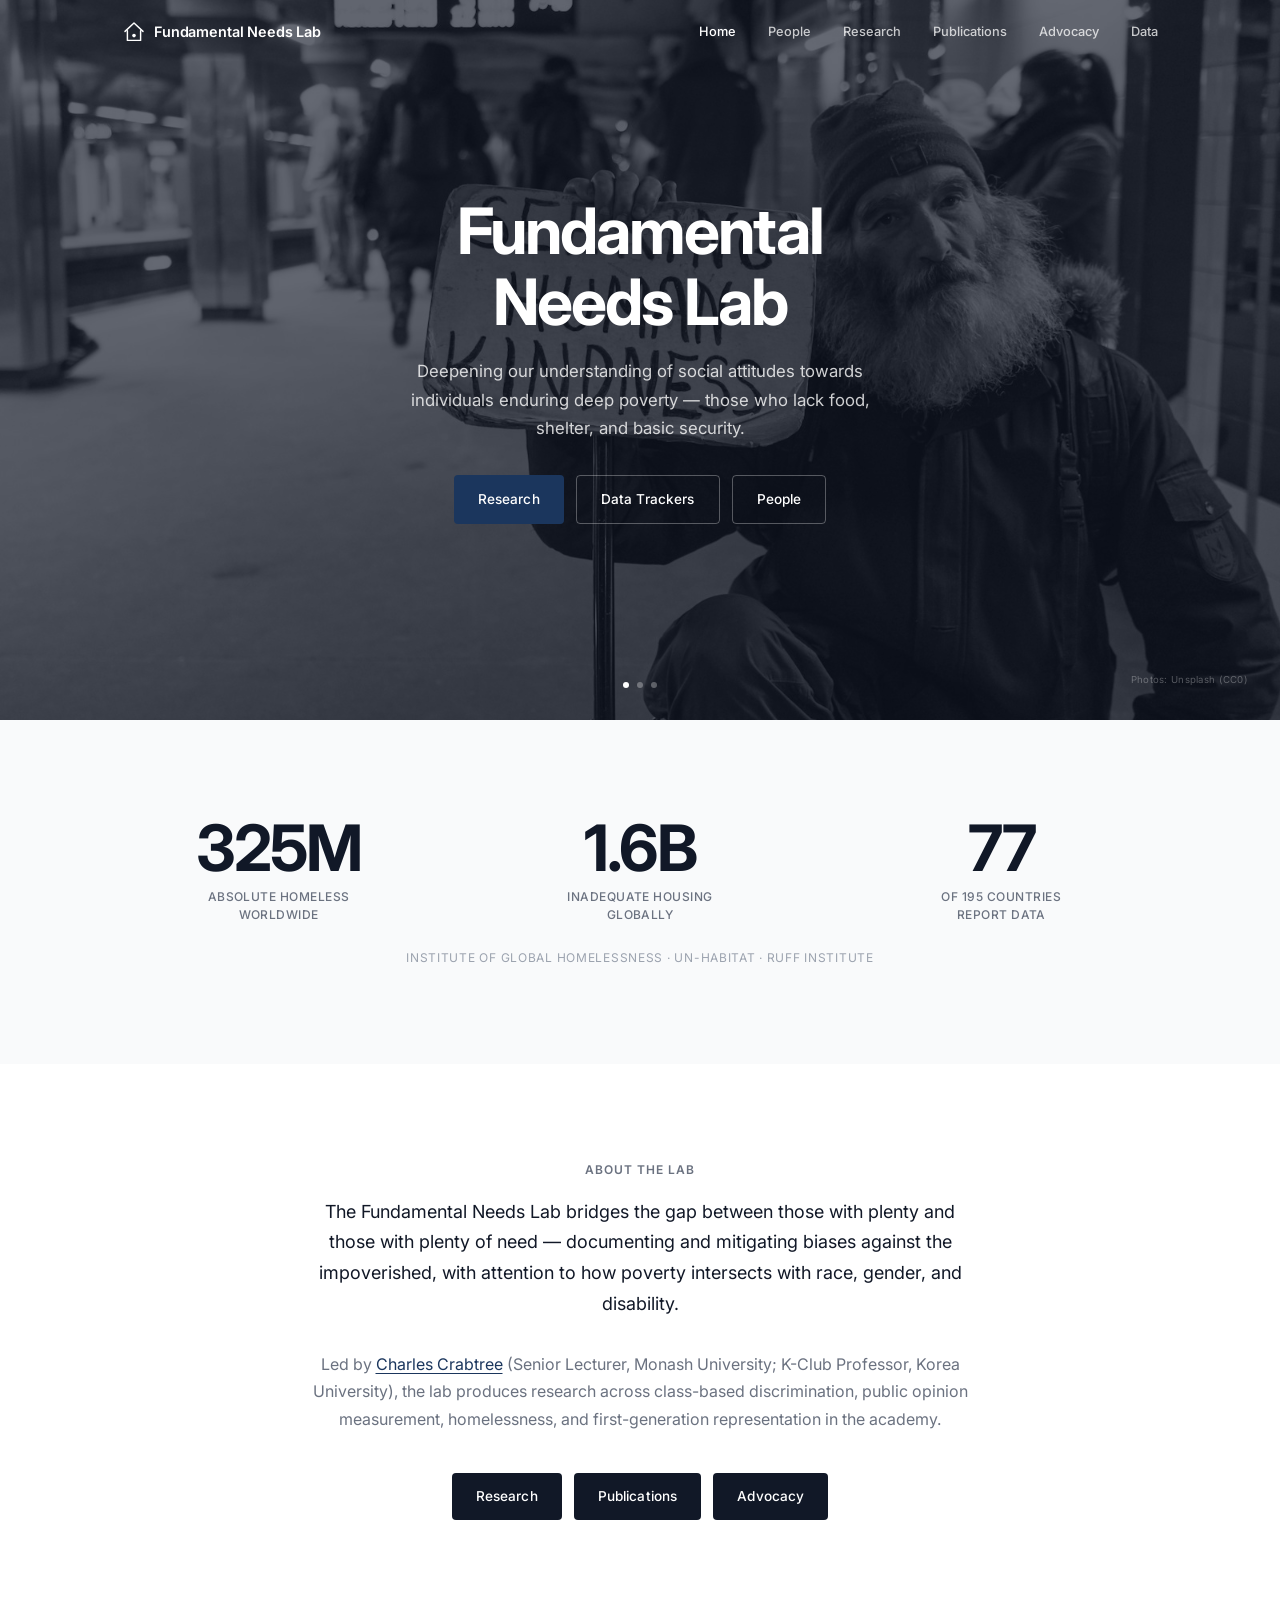
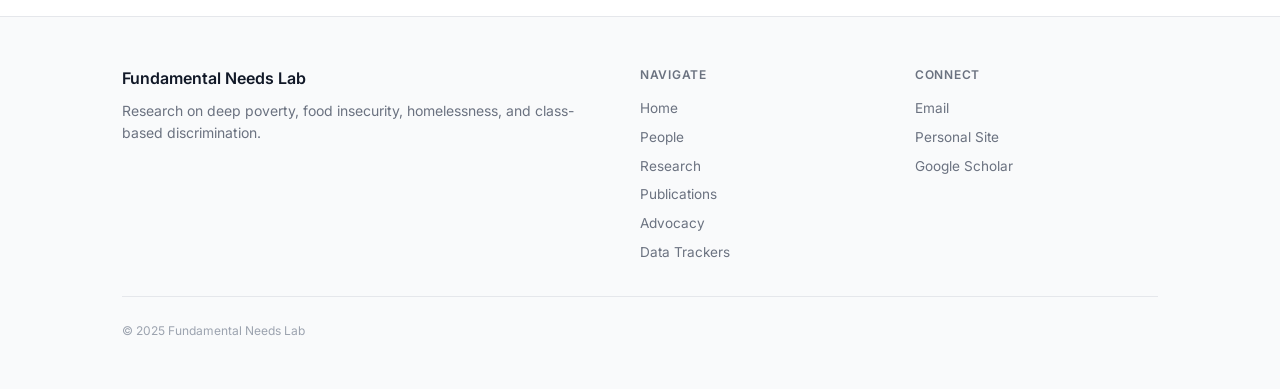
<file: index.html>
<!DOCTYPE html>
<html lang="en">
<head>
    <meta charset="UTF-8">
    <meta name="viewport" content="width=device-width, initial-scale=1.0">
    <title>Fundamental Needs Lab</title>
    <meta name="description" content="The Fundamental Needs Lab studies social attitudes towards individuals enduring deep poverty, focusing on food insecurity, homelessness, and class-based discrimination.">
    <meta property="og:title" content="Fundamental Needs Lab">
    <meta property="og:description" content="Research on deep poverty, food insecurity, homelessness, and class-based discrimination.">
    <meta property="og:type" content="website">
    <link rel="icon" type="image/svg+xml" href="images/favicon.svg">
    <link rel="preconnect" href="https://fonts.googleapis.com">
    <link rel="preconnect" href="https://fonts.gstatic.com" crossorigin>
    <link href="https://fonts.googleapis.com/css2?family=Inter:wght@400;500;600;700&display=swap" rel="stylesheet">
    <link rel="stylesheet" href="styles.css?v=6">
</head>
<body>
    <nav class="nav nav--transparent">
        <div class="nav-inner">
            <a href="index.html" class="nav-logo"><svg class="nav-logo-mark" width="24" height="24" viewBox="0 0 40 40" fill="none"><path d="M5 19L20 5l15 14" stroke="currentColor" stroke-width="2.4" stroke-linecap="round" stroke-linejoin="round"/><path d="M9 18v16h22V18" stroke="currentColor" stroke-width="2.4" stroke-linecap="round" stroke-linejoin="round"/><circle cx="20" cy="26" r="3" fill="currentColor"/></svg> Fundamental Needs Lab</a>
            <div class="nav-links">
                <a href="index.html" class="nav-link">Home</a>
                <a href="people.html" class="nav-link">People</a>
                <a href="research.html" class="nav-link">Research</a>
                <a href="publications.html" class="nav-link">Publications</a>
                <a href="advocacy.html" class="nav-link">Advocacy</a>
                <a href="data.html" class="nav-link">Data</a>
            </div>
            <button class="nav-toggle" aria-label="Toggle navigation">
                <span></span><span></span><span></span>
            </button>
        </div>
    </nav>

    <div class="mobile-menu" aria-hidden="true">
        <button class="mobile-menu-close" aria-label="Close menu">
            <svg width="28" height="28" viewBox="0 0 24 24" fill="none" stroke="currentColor" stroke-width="2"><path d="M18 6L6 18M6 6l12 12"/></svg>
        </button>
        <a href="index.html">Home</a>
        <a href="people.html">People</a>
        <a href="research.html">Research</a>
        <a href="publications.html">Publications</a>
        <a href="advocacy.html">Advocacy</a>
        <a href="data.html">Data</a>
    </div>

    <!-- ========== HERO — FULL-BLEED PHOTO SLIDESHOW ========== -->
    <section class="hero-photo">
        <div class="hero-slide active" style="background-image: url('images/hero/sign.jpg');"></div>
        <div class="hero-slide" style="background-image: url('images/hero/child.jpg');"></div>
        <div class="hero-slide" style="background-image: url('images/hero/street.jpg');"></div>

        <div class="mc-container">
            <h1 class="fade-in">Fundamental<br>Needs Lab</h1>
            <p class="fade-in fade-in-d1">Deepening our understanding of social attitudes towards individuals enduring deep poverty — those who lack food, shelter, and basic security.</p>
            <div class="fade-in fade-in-d2" style="display: flex; gap: 0.75rem; justify-content: center; flex-wrap: wrap;">
                <a href="research.html" class="btn-primary">Research</a>
                <a href="data.html" class="btn-outline-light">Data Trackers</a>
                <a href="people.html" class="btn-outline-light">People</a>
            </div>
        </div>

        <div class="hero-indicators">
            <button class="hero-dot active" data-slide="0" aria-label="Slide 1"></button>
            <button class="hero-dot" data-slide="1" aria-label="Slide 2"></button>
            <button class="hero-dot" data-slide="2" aria-label="Slide 3"></button>
        </div>
        <span class="hero-credit">Photos: Unsplash (CC0)</span>
    </section>

    <!-- ========== STATS — INLINE LIGHT ========== -->
    <section class="section-cream">
        <div class="mc-container">
            <div class="stats-banner" style="margin-bottom: 1.5rem;">
                <div class="stat-item fade-in">
                    <div class="stat-number" data-counter="330" data-suffix="M" style="color: var(--text);">0</div>
                    <div class="stat-label" style="color: var(--text-secondary);">Absolute homeless<br>worldwide</div>
                </div>
                <div class="stat-item fade-in fade-in-d1">
                    <div class="stat-number" data-counter="1.6" data-suffix="B" style="color: var(--text);">0</div>
                    <div class="stat-label" style="color: var(--text-secondary);">Inadequate housing<br>globally</div>
                </div>
                <div class="stat-item fade-in fade-in-d2">
                    <div class="stat-number" data-counter="78" data-suffix="" style="color: var(--text);">0</div>
                    <div class="stat-label" style="color: var(--text-secondary);">Of 195 countries<br>report data</div>
                </div>
            </div>
            <p class="fade-in fade-in-d3" style="text-align: center; color: var(--text-tertiary); font-size: 0.75rem; letter-spacing: 0.06em; text-transform: uppercase;">Institute of Global Homelessness · UN-Habitat · Ruff Institute</p>
        </div>
    </section>

    <!-- ========== ABOUT ========== -->
    <section class="section-light">
        <div class="mc-narrow" style="text-align: center;">
            <p class="editorial-label fade-in" style="margin-bottom: 1rem;">About the Lab</p>
            <div class="fade-in fade-in-d1">
                <p class="editorial-body-lg" style="margin-bottom: 2rem;">The Fundamental Needs Lab bridges the gap between those with plenty and those with plenty of need — documenting and mitigating biases against the impoverished, with attention to how poverty intersects with race, gender, and disability.</p>
            </div>
            <div class="fade-in fade-in-d2">
                <p class="editorial-body" style="margin-bottom: 2.5rem; color: var(--text-secondary);">Led by <a href="https://charlescrabtree.org">Charles Crabtree</a> (Senior Lecturer, Monash University; K-Club Professor, Korea University), the lab produces research across class-based discrimination, public opinion measurement, homelessness, and first-generation representation in the academy.</p>
            </div>
            <div class="fade-in fade-in-d3" style="display: flex; gap: 0.75rem; justify-content: center; flex-wrap: wrap;">
                <a href="research.html" class="btn-dark">Research</a>
                <a href="publications.html" class="btn-dark">Publications</a>
                <a href="advocacy.html" class="btn-dark">Advocacy</a>
            </div>
        </div>
    </section>

    <!-- ========== FOOTER ========== -->
    <footer class="footer">
        <div class="footer-inner">
            <div class="footer-grid">
                <div class="footer-brand-block">
                    <h3>Fundamental Needs Lab</h3>
                    <p>Research on deep poverty, food insecurity, homelessness, and class-based discrimination.</p>
                </div>
                <div>
                    <p class="footer-section-label">Navigate</p>
                    <div class="footer-links">
                        <a href="index.html">Home</a>
                        <a href="people.html">People</a>
                        <a href="research.html">Research</a>
                        <a href="publications.html">Publications</a>
                        <a href="advocacy.html">Advocacy</a>
                        <a href="data.html">Data Trackers</a>
                    </div>
                </div>
                <div>
                    <p class="footer-section-label">Connect</p>
                    <div class="footer-links">
                        <a href="mailto:charles.crabtree@monash.edu">Email</a>
                        <a href="https://charlescrabtree.org" target="_blank">Personal Site</a>
                        <a href="https://scholar.google.com/citations?user=FJHX9LAAAAAJ&hl=en" target="_blank">Google Scholar</a>
                    </div>
                </div>
            </div>
            <hr class="footer-divider">
            <div class="footer-bottom">
                <p>&copy; 2025 Fundamental Needs Lab</p>
            </div>
        </div>
    </footer>

    <script src="script.js?v=6"></script>
</body>
</html>
</file>
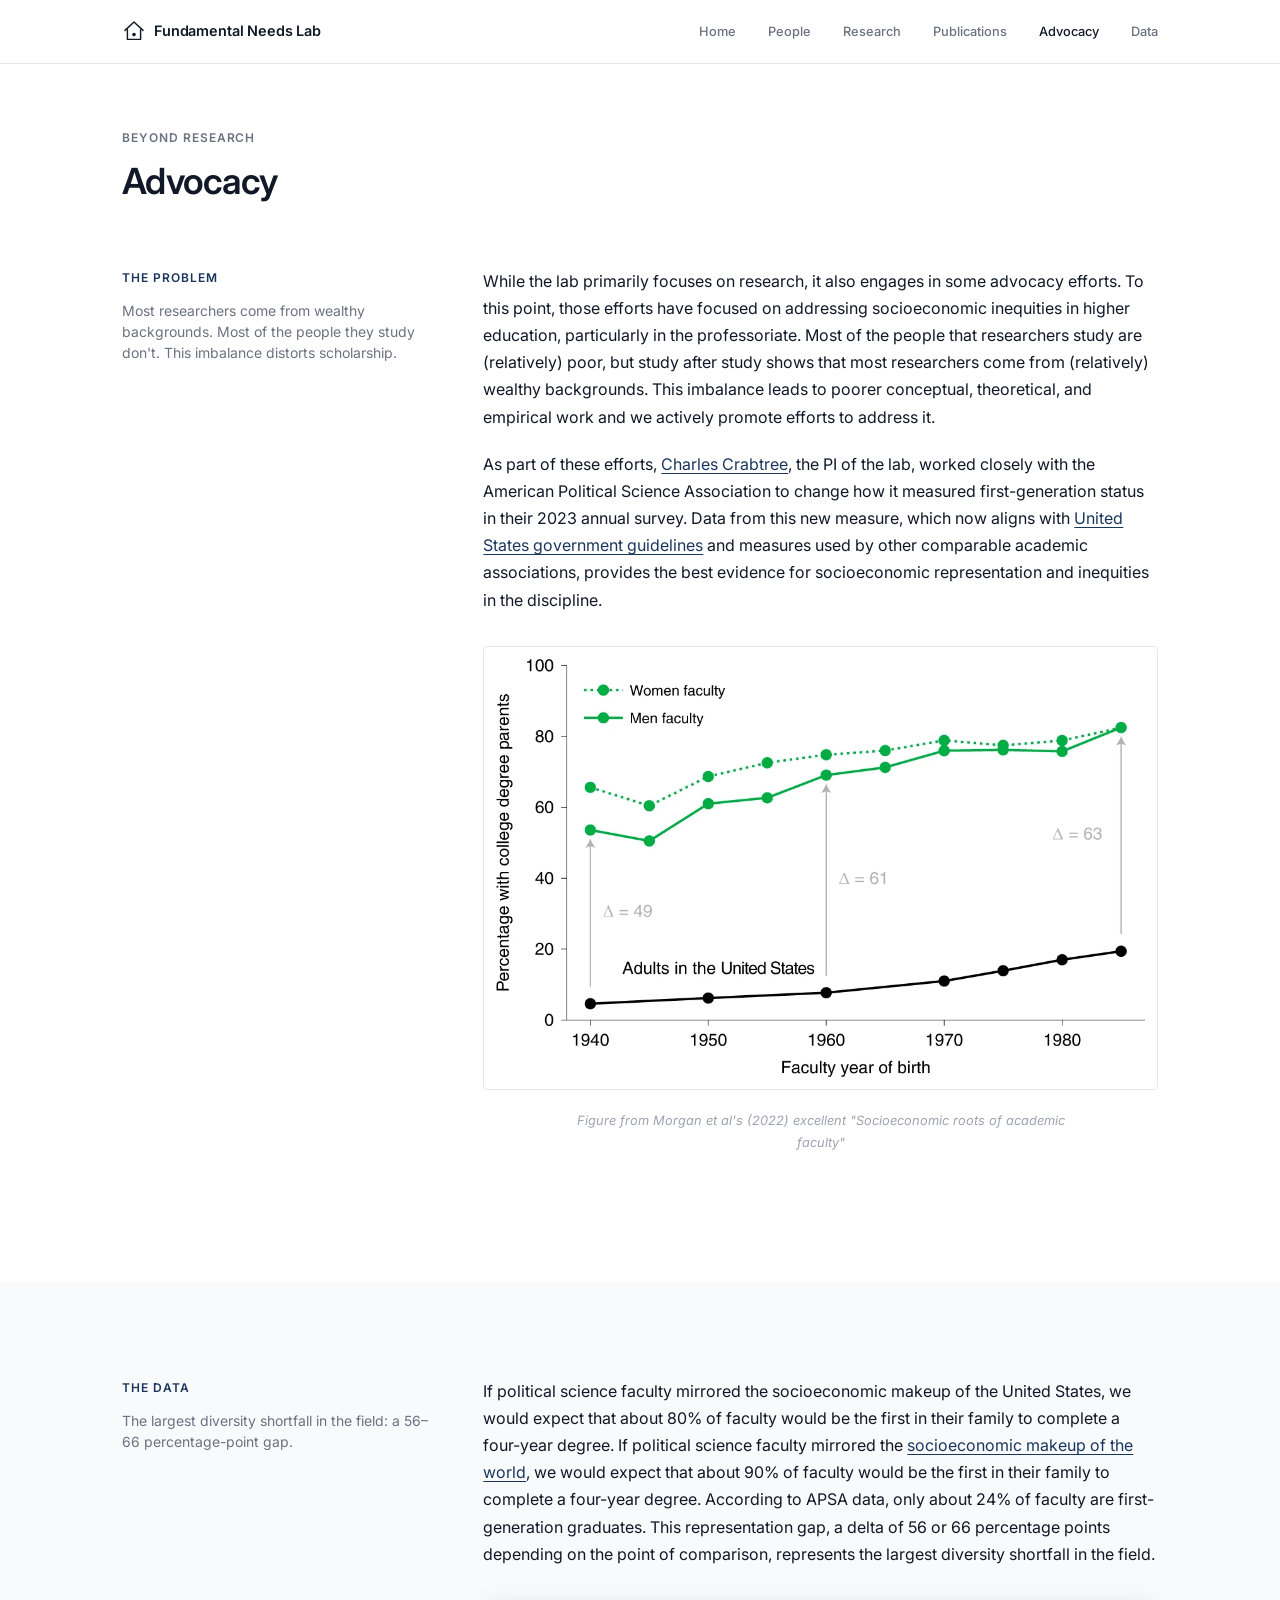
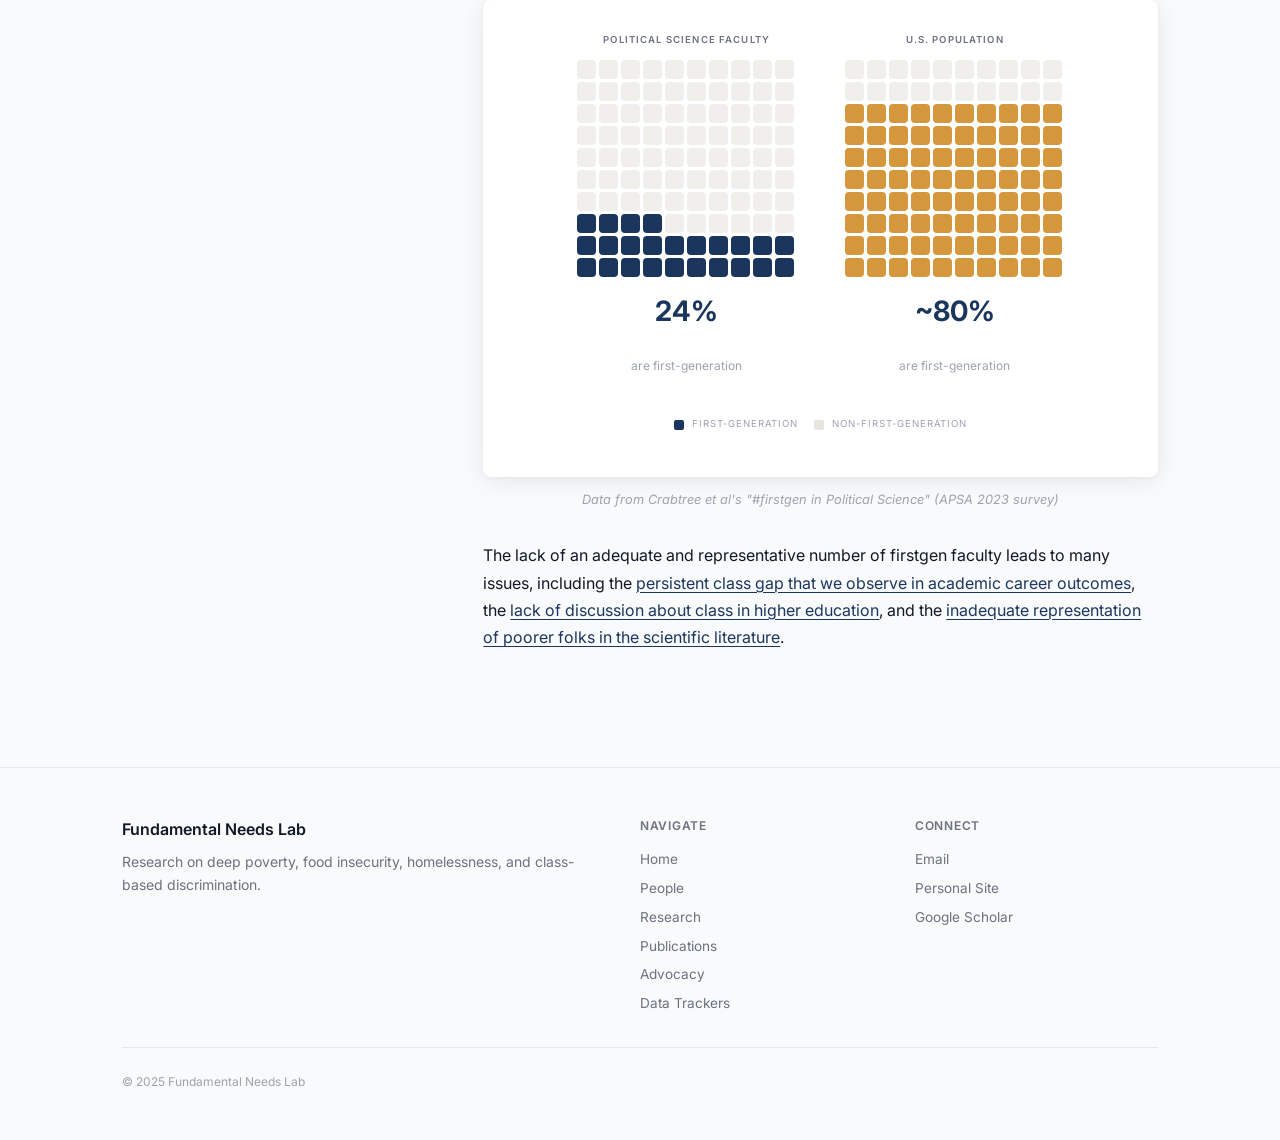
<file: advocacy.html>
<!DOCTYPE html>
<html lang="en">
<head>
    <meta charset="UTF-8">
    <meta name="viewport" content="width=device-width, initial-scale=1.0">
    <title>Advocacy — Fundamental Needs Lab</title>
    <meta name="description" content="Advocacy efforts addressing socioeconomic inequities in higher education.">
    <link rel="icon" type="image/svg+xml" href="images/favicon.svg">
    <link rel="preconnect" href="https://fonts.googleapis.com">
    <link rel="preconnect" href="https://fonts.gstatic.com" crossorigin>
    <link href="https://fonts.googleapis.com/css2?family=Inter:wght@400;500;600;700&display=swap" rel="stylesheet">
    <link rel="stylesheet" href="styles.css?v=6">
</head>
<body>

    <nav class="nav nav--solid"><div class="nav-inner">
        <a href="index.html" class="nav-logo"><svg class="nav-logo-mark" width="24" height="24" viewBox="0 0 40 40" fill="none"><path d="M5 19L20 5l15 14" stroke="currentColor" stroke-width="2.4" stroke-linecap="round" stroke-linejoin="round"/><path d="M9 18v16h22V18" stroke="currentColor" stroke-width="2.4" stroke-linecap="round" stroke-linejoin="round"/><circle cx="20" cy="26" r="3" fill="currentColor"/></svg> Fundamental Needs Lab</a>
        <div class="nav-links">
            <a href="index.html" class="nav-link">Home</a>
            <a href="people.html" class="nav-link">People</a>
            <a href="research.html" class="nav-link">Research</a>
            <a href="publications.html" class="nav-link">Publications</a>
            <a href="advocacy.html" class="nav-link">Advocacy</a>
            <a href="data.html" class="nav-link">Data</a>
        </div>
        <button class="nav-toggle" aria-label="Toggle navigation"><span></span><span></span><span></span></button>
    </div></nav>
    <div class="mobile-menu" aria-hidden="true">
        <button class="mobile-menu-close" aria-label="Close menu"><svg width="28" height="28" viewBox="0 0 24 24" fill="none" stroke="currentColor" stroke-width="2"><path d="M18 6L6 18M6 6l12 12"/></svg></button>
        <a href="index.html">Home</a><a href="people.html">People</a><a href="research.html">Research</a><a href="publications.html">Publications</a><a href="advocacy.html">Advocacy</a><a href="data.html">Data</a>
    </div>

    <!-- Page Hero -->
    <div class="page-hero mc-container">
        <div class="fade-in">
            <p class="editorial-label">Beyond Research</p>
            <h1 class="editorial-headline">Advocacy</h1>
        </div>
    </div>

    <!-- Advocacy Content -->
    <section class="section-light" style="padding-top: 2rem;">
        <div class="mc-container">
            <div class="grid-12">
                <!-- Sidebar -->
                <div class="col-4 fade-in">
                    <p class="editorial-label" style="color: var(--accent); margin-bottom: 0.75rem;">The Problem</p>
                    <p class="editorial-caption">Most researchers come from wealthy backgrounds. Most of the people they study don't. This imbalance distorts scholarship.</p>
                </div>
                <!-- Main -->
                <div class="col-8 prose-content">
                    <div class="fade-in fade-in-d1">
                        <p>While the lab primarily focuses on research, it also engages in some advocacy efforts. To this point, those efforts have focused on addressing socioeconomic inequities in higher education, particularly in the professoriate. Most of the people that researchers study are (relatively) poor, but study after study shows that most researchers come from (relatively) wealthy backgrounds. This imbalance leads to poorer conceptual, theoretical, and empirical work and we actively promote efforts to address it.</p>
                    </div>
                    <div class="fade-in fade-in-d2">
                        <p>As part of these efforts, <a href="https://charlescrabtree.org">Charles Crabtree</a>, the PI of the lab, worked closely with the American Political Science Association to change how it measured first-generation status in their 2023 annual survey. Data from this new measure, which now aligns with <a href="https://www2.ed.gov/about/offices/list/ope/trio/triohea.pdf">United States government guidelines</a> and measures used by other comparable academic associations, provides the best evidence for socioeconomic representation and inequities in the discipline.</p>
                    </div>
                    <div class="fade-in fade-in-d2">
                        <figure class="research-figure">
                            <img src="images/advocacy-morgan.png" alt="Socioeconomic roots of academic faculty">
                            <figcaption>Figure from Morgan et al's (2022) excellent "Socioeconomic roots of academic faculty"</figcaption>
                        </figure>
                    </div>
                </div>
            </div>
        </div>
    </section>

    <!-- Representation Gap -->
    <section class="section-cream">
        <div class="mc-container">
            <div class="grid-12">
                <div class="col-4 fade-in">
                    <p class="editorial-label" style="color: var(--accent); margin-bottom: 0.75rem;">The Data</p>
                    <p class="editorial-caption">The largest diversity shortfall in the field: a 56–66 percentage-point gap.</p>
                </div>
                <div class="col-8 prose-content">
                    <div class="fade-in fade-in-d1">
                        <p>If political science faculty mirrored the socioeconomic makeup of the United States, we would expect that about 80% of faculty would be the first in their family to complete a four-year degree. If political science faculty mirrored the <a href="https://ourworldindata.org/grapher/primary-secondary-enrollment-completion-rates">socioeconomic makeup of the world</a>, we would expect that about 90% of faculty would be the first in their family to complete a four-year degree. According to APSA data, only about 24% of faculty are first-generation graduates. This representation gap, a delta of 56 or 66 percentage points depending on the point of comparison, represents the largest diversity shortfall in the field.</p>
                    </div>
                    <div class="fade-in fade-in-d2">
                        <figure class="research-figure" style="padding: 0;">
                            <!-- Inline SVG waffle: replaces static PNG -->
                            <div style="background: #fff; border-radius: 8px; padding: 2rem 2rem 1.5rem; box-shadow: 0 4px 24px rgba(13,17,23,0.08), 0 1px 4px rgba(13,17,23,0.04);">
                                <div style="display: flex; gap: 3rem; justify-content: center; flex-wrap: wrap;">
                                    <!-- Faculty waffle: 24/100 firstgen -->
                                    <div style="text-align: center;">
                                        <p style="font-family: var(--font-sans); font-size: 0.6rem; font-weight: 600; letter-spacing: 0.12em; text-transform: uppercase; color: var(--text-secondary); margin-bottom: 0.75rem;">Political Science Faculty</p>
                                        <svg viewBox="0 0 110 110" width="220" height="220" style="display: block; margin: 0 auto;" id="waffle-faculty"></svg>
                                        <p style="font-family: var(--font-sans); font-size: 1.75rem; font-weight: 700; color: var(--accent); margin-top: 0.5rem;">24%</p>
                                        <p style="font-size: 0.75rem; color: var(--text-tertiary);">are first-generation</p>
                                    </div>
                                    <!-- US Population waffle: 80/100 firstgen -->
                                    <div style="text-align: center;">
                                        <p style="font-family: var(--font-sans); font-size: 0.6rem; font-weight: 600; letter-spacing: 0.12em; text-transform: uppercase; color: var(--text-secondary); margin-bottom: 0.75rem;">U.S. Population</p>
                                        <svg viewBox="0 0 110 110" width="220" height="220" style="display: block; margin: 0 auto;" id="waffle-population"></svg>
                                        <p style="font-family: var(--font-sans); font-size: 1.75rem; font-weight: 700; color: var(--accent); margin-top: 0.5rem;">~80%</p>
                                        <p style="font-size: 0.75rem; color: var(--text-tertiary);">are first-generation</p>
                                    </div>
                                </div>
                                <p style="text-align: center; margin-top: 1.25rem; font-family: var(--font-sans); font-size: 0.6rem; letter-spacing: 0.1em; text-transform: uppercase; color: var(--text-tertiary);">
                                    <span style="display: inline-block; width: 10px; height: 10px; border-radius: 2px; background: var(--accent); vertical-align: middle; margin-right: 4px;"></span> First-generation
                                    &nbsp;&nbsp;
                                    <span style="display: inline-block; width: 10px; height: 10px; border-radius: 2px; background: #e8e4de; vertical-align: middle; margin-right: 4px;"></span> Non-first-generation
                                </p>
                            </div>
                            <figcaption>Data from Crabtree et al's "#firstgen in Political Science" (APSA 2023 survey)</figcaption>
                        </figure>
                        <script>
                        (function() {
                            function drawWaffle(svgId, filled, fillColor) {
                                const svg = document.getElementById(svgId);
                                if (!svg) return;
                                const size = 9.5, gap = 1.5, r = 2;
                                let html = '';
                                for (let i = 0; i < 100; i++) {
                                    const row = 9 - Math.floor(i / 10);
                                    const col = i % 10;
                                    const x = col * (size + gap);
                                    const y = row * (size + gap);
                                    const isFilled = i < filled;
                                    html += '<rect x="' + x + '" y="' + y + '" width="' + size + '" height="' + size + '" rx="' + r + '" fill="' + (isFilled ? fillColor : '#e8e4de') + '" opacity="' + (isFilled ? '1' : '0.6') + '"/>';
                                }
                                svg.innerHTML = html;
                            }
                            drawWaffle('waffle-faculty', 24, '#1b365d');
                            drawWaffle('waffle-population', 80, '#d4973b');
                        })();
                        </script>
                    </div>
                    <div class="fade-in fade-in-d3">
                        <p>The lack of an adequate and representative number of firstgen faculty leads to many issues, including the <a href="https://x.com/annastansbury/status/1810766753636741140">persistent class gap that we observe in academic career outcomes</a>, the <a href="https://www.tandfonline.com/doi/full/10.1080/00380237.2024.2393243">lack of discussion about class in higher education</a>, and the <a href="https://www.amazon.com/Poor-Things-Those-Depict-without/dp/1478031026">inadequate representation of poorer folks in the scientific literature</a>.</p>
                    </div>
                </div>
            </div>
        </div>
    </section>

    <!-- Footer -->
    <footer class="footer"><div class="footer-inner">
        <div class="footer-grid">
            <div class="footer-brand-block"><h3>Fundamental Needs Lab</h3><p>Research on deep poverty, food insecurity, homelessness, and class-based discrimination.</p></div>
            <div><p class="footer-section-label">Navigate</p><div class="footer-links"><a href="index.html">Home</a><a href="people.html">People</a><a href="research.html">Research</a><a href="publications.html">Publications</a><a href="advocacy.html">Advocacy</a><a href="data.html">Data Trackers</a></div></div>
            <div><p class="footer-section-label">Connect</p><div class="footer-links"><a href="mailto:charles.crabtree@monash.edu">Email</a><a href="https://charlescrabtree.org" target="_blank">Personal Site</a><a href="https://scholar.google.com/citations?user=FJHX9LAAAAAJ&hl=en" target="_blank">Google Scholar</a></div></div>
        </div>
        <hr class="footer-divider"><div class="footer-bottom"><p>&copy; 2025 Fundamental Needs Lab</p></div>
    </div></footer>
    <script src="script.js?v=6"></script>
</body>
</html>
</file>
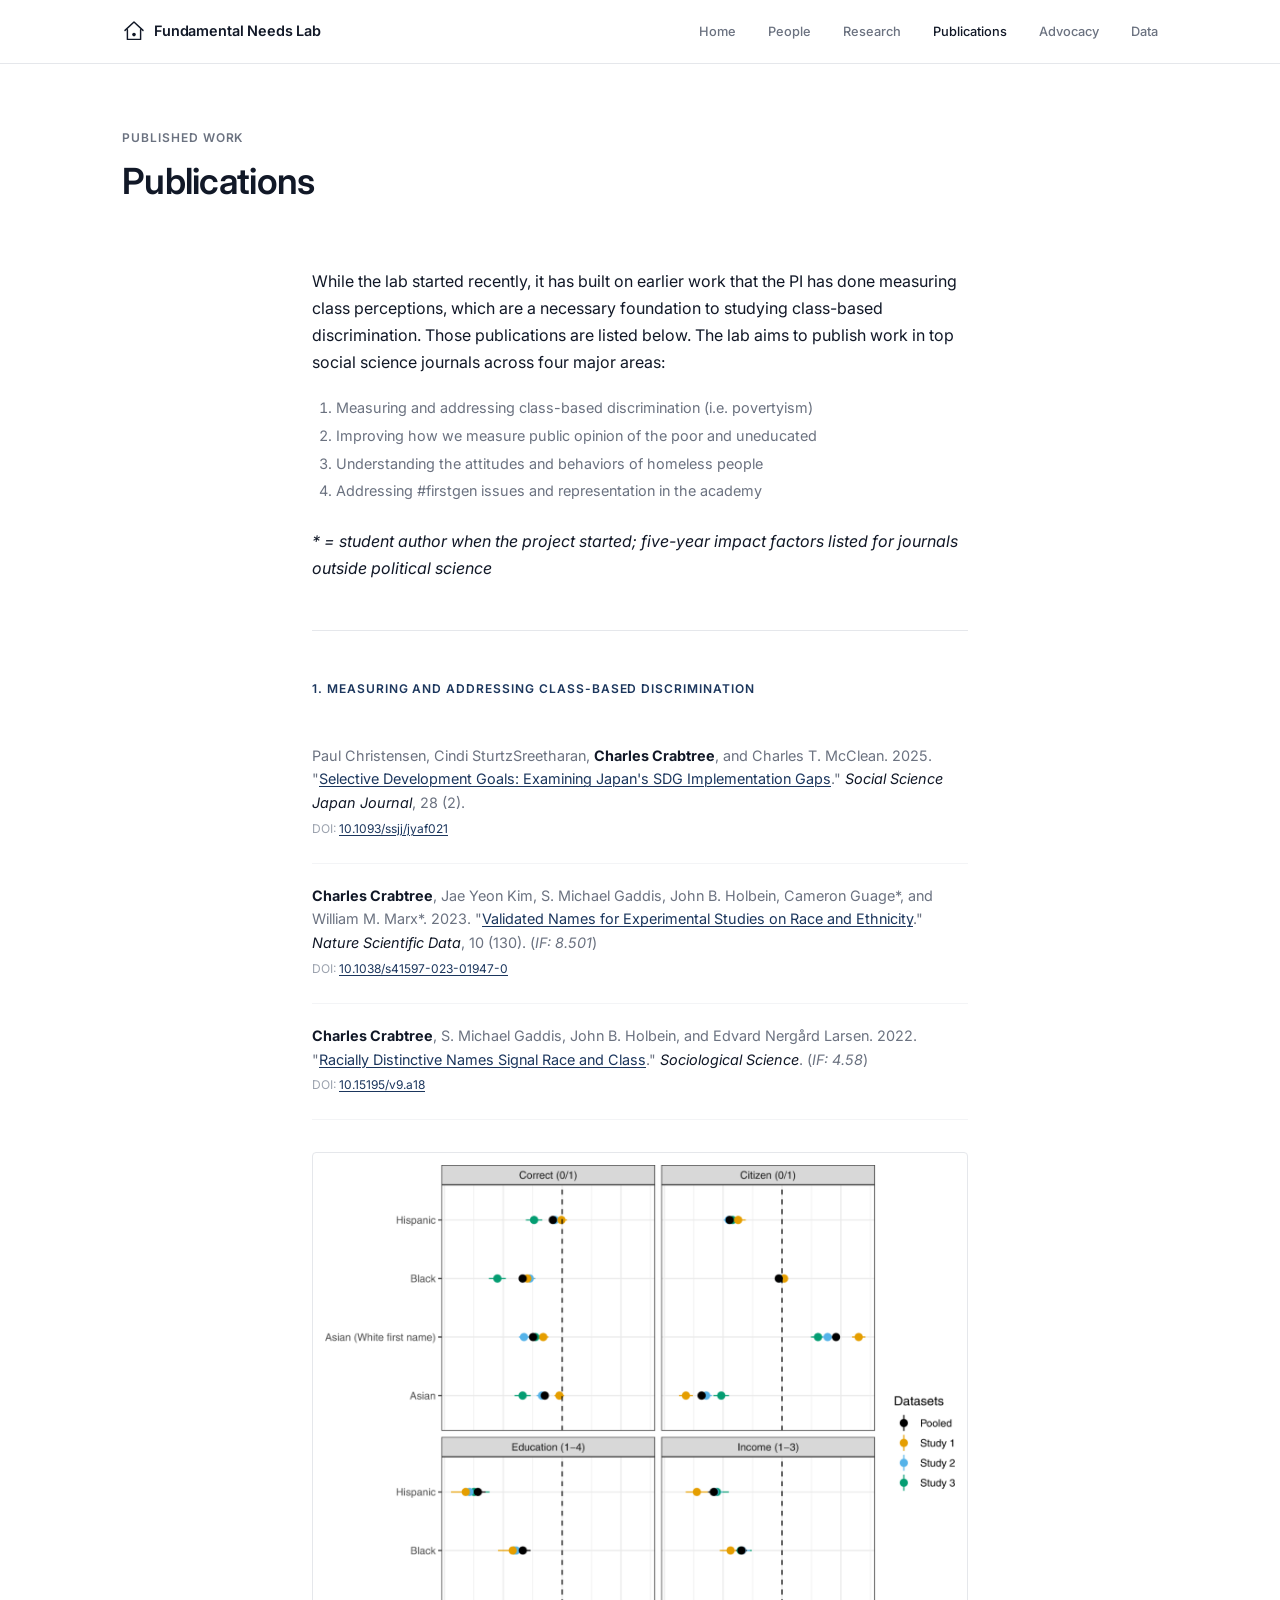
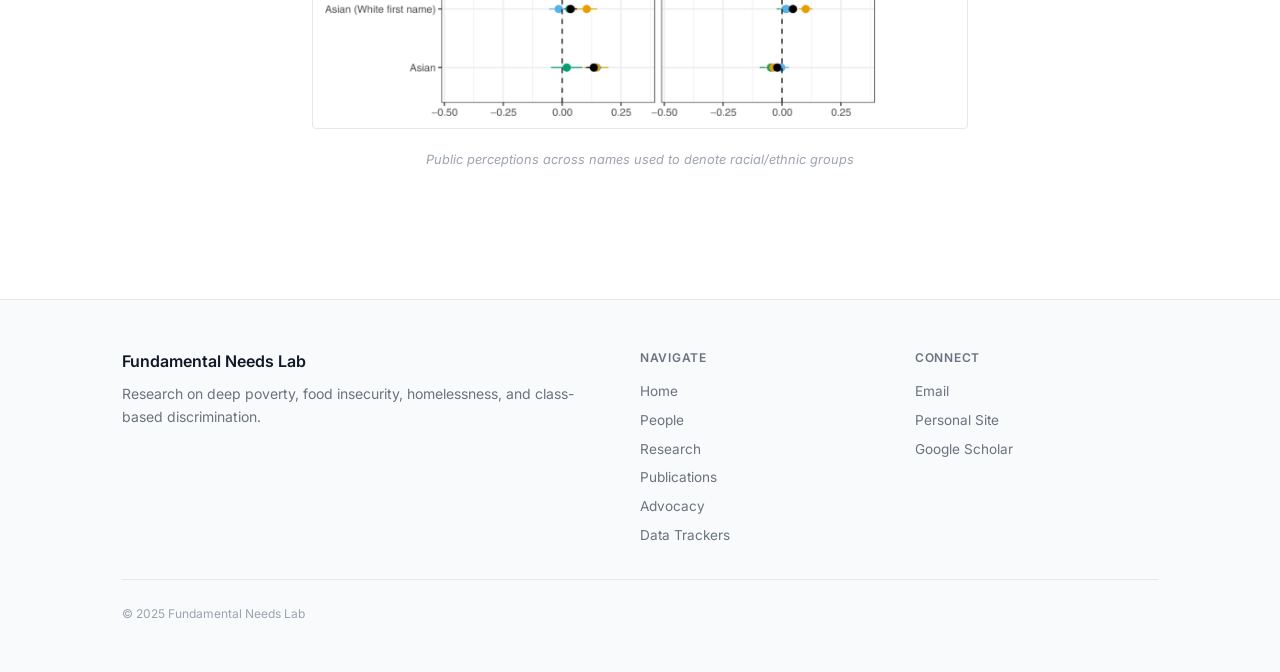
<file: publications.html>
<!DOCTYPE html>
<html lang="en">
<head>
    <meta charset="UTF-8">
    <meta name="viewport" content="width=device-width, initial-scale=1.0">
    <title>Publications — Fundamental Needs Lab</title>
    <meta name="description" content="Published research from the Fundamental Needs Lab.">
    <link rel="icon" type="image/svg+xml" href="images/favicon.svg">
    <link rel="preconnect" href="https://fonts.googleapis.com">
    <link rel="preconnect" href="https://fonts.gstatic.com" crossorigin>
    <link href="https://fonts.googleapis.com/css2?family=Inter:wght@400;500;600;700&display=swap" rel="stylesheet">
    <link rel="stylesheet" href="styles.css?v=6">
</head>
<body>

    <nav class="nav nav--solid"><div class="nav-inner">
        <a href="index.html" class="nav-logo"><svg class="nav-logo-mark" width="24" height="24" viewBox="0 0 40 40" fill="none"><path d="M5 19L20 5l15 14" stroke="currentColor" stroke-width="2.4" stroke-linecap="round" stroke-linejoin="round"/><path d="M9 18v16h22V18" stroke="currentColor" stroke-width="2.4" stroke-linecap="round" stroke-linejoin="round"/><circle cx="20" cy="26" r="3" fill="currentColor"/></svg> Fundamental Needs Lab</a>
        <div class="nav-links">
            <a href="index.html" class="nav-link">Home</a>
            <a href="people.html" class="nav-link">People</a>
            <a href="research.html" class="nav-link">Research</a>
            <a href="publications.html" class="nav-link">Publications</a>
            <a href="advocacy.html" class="nav-link">Advocacy</a>
            <a href="data.html" class="nav-link">Data</a>
        </div>
        <button class="nav-toggle" aria-label="Toggle navigation"><span></span><span></span><span></span></button>
    </div></nav>
    <div class="mobile-menu" aria-hidden="true">
        <button class="mobile-menu-close" aria-label="Close menu"><svg width="28" height="28" viewBox="0 0 24 24" fill="none" stroke="currentColor" stroke-width="2"><path d="M18 6L6 18M6 6l12 12"/></svg></button>
        <a href="index.html">Home</a><a href="people.html">People</a><a href="research.html">Research</a><a href="publications.html">Publications</a><a href="advocacy.html">Advocacy</a><a href="data.html">Data</a>
    </div>

    <!-- Page Hero -->
    <div class="page-hero mc-container">
        <div class="fade-in">
            <p class="editorial-label">Published Work</p>
            <h1 class="editorial-headline">Publications</h1>
        </div>
    </div>

    <!-- Publications Content -->
    <section class="section-light" style="padding-top: 2rem;">
        <div class="mc-narrow">
            <div class="fade-in prose-content">
                <p>While the lab started recently, it has built on earlier work that the PI has done measuring class perceptions, which are a necessary foundation to studying class-based discrimination. Those publications are listed below. The lab aims to publish work in top social science journals across four major areas:</p>
                <ol class="pub-areas">
                    <li>Measuring and addressing class-based discrimination (i.e. povertyism)</li>
                    <li>Improving how we measure public opinion of the poor and uneducated</li>
                    <li>Understanding the attitudes and behaviors of homeless people</li>
                    <li>Addressing #firstgen issues and representation in the academy</li>
                </ol>
                <p class="note">* = student author when the project started; five-year impact factors listed for journals outside political science</p>
            </div>

            <hr class="editorial-rule fade-in" style="margin: 3rem 0;">

            <div class="fade-in">
                <p class="editorial-label" style="color: var(--accent); margin-bottom: 1.5rem;">1. Measuring and Addressing Class-Based Discrimination</p>

                <div class="pub-entry">
                    <p>Paul Christensen, Cindi SturtzSreetharan, <strong>Charles Crabtree</strong>, and Charles T. McClean. 2025. "<a href="https://doi.org/10.1093/ssjj/jyaf021">Selective Development Goals: Examining Japan's SDG Implementation Gaps</a>." <em class="pub-journal">Social Science Japan Journal</em>, 28 (2).</p>
                    <p class="pub-doi">DOI: <a href="https://doi.org/10.1093/ssjj/jyaf021">10.1093/ssjj/jyaf021</a></p>
                </div>

                <div class="pub-entry">
                    <p><strong>Charles Crabtree</strong>, Jae Yeon Kim, S. Michael Gaddis, John B. Holbein, Cameron Guage*, and William M. Marx*. 2023. "<a href="https://doi.org/10.1038/s41597-023-01947-0">Validated Names for Experimental Studies on Race and Ethnicity</a>." <em class="pub-journal">Nature Scientific Data</em>, 10 (130). (<em>IF: 8.501</em>)</p>
                    <p class="pub-doi">DOI: <a href="https://doi.org/10.1038/s41597-023-01947-0">10.1038/s41597-023-01947-0</a></p>
                </div>

                <div class="pub-entry">
                    <p><strong>Charles Crabtree</strong>, S. Michael Gaddis, John B. Holbein, and Edvard Nergård Larsen. 2022. "<a href="https://doi.org/10.15195/v9.a18">Racially Distinctive Names Signal Race and Class</a>." <em class="pub-journal">Sociological Science</em>. (<em>IF: 4.58</em>)</p>
                    <p class="pub-doi">DOI: <a href="https://doi.org/10.15195/v9.a18">10.15195/v9.a18</a></p>
                </div>

                <figure class="research-figure">
                    <img src="images/publications-names.png" alt="Public perceptions across names used to denote racial/ethnic groups">
                    <figcaption>Public perceptions across names used to denote racial/ethnic groups</figcaption>
                </figure>
            </div>
        </div>
    </section>

    <!-- Footer -->
    <footer class="footer"><div class="footer-inner">
        <div class="footer-grid">
            <div class="footer-brand-block"><h3>Fundamental Needs Lab</h3><p>Research on deep poverty, food insecurity, homelessness, and class-based discrimination.</p></div>
            <div><p class="footer-section-label">Navigate</p><div class="footer-links"><a href="index.html">Home</a><a href="people.html">People</a><a href="research.html">Research</a><a href="publications.html">Publications</a><a href="advocacy.html">Advocacy</a><a href="data.html">Data Trackers</a></div></div>
            <div><p class="footer-section-label">Connect</p><div class="footer-links"><a href="mailto:charles.crabtree@monash.edu">Email</a><a href="https://charlescrabtree.org" target="_blank">Personal Site</a><a href="https://scholar.google.com/citations?user=FJHX9LAAAAAJ&hl=en" target="_blank">Google Scholar</a></div></div>
        </div>
        <hr class="footer-divider"><div class="footer-bottom"><p>&copy; 2025 Fundamental Needs Lab</p></div>
    </div></footer>
    <script src="script.js?v=6"></script>
</body>
</html>
</file>
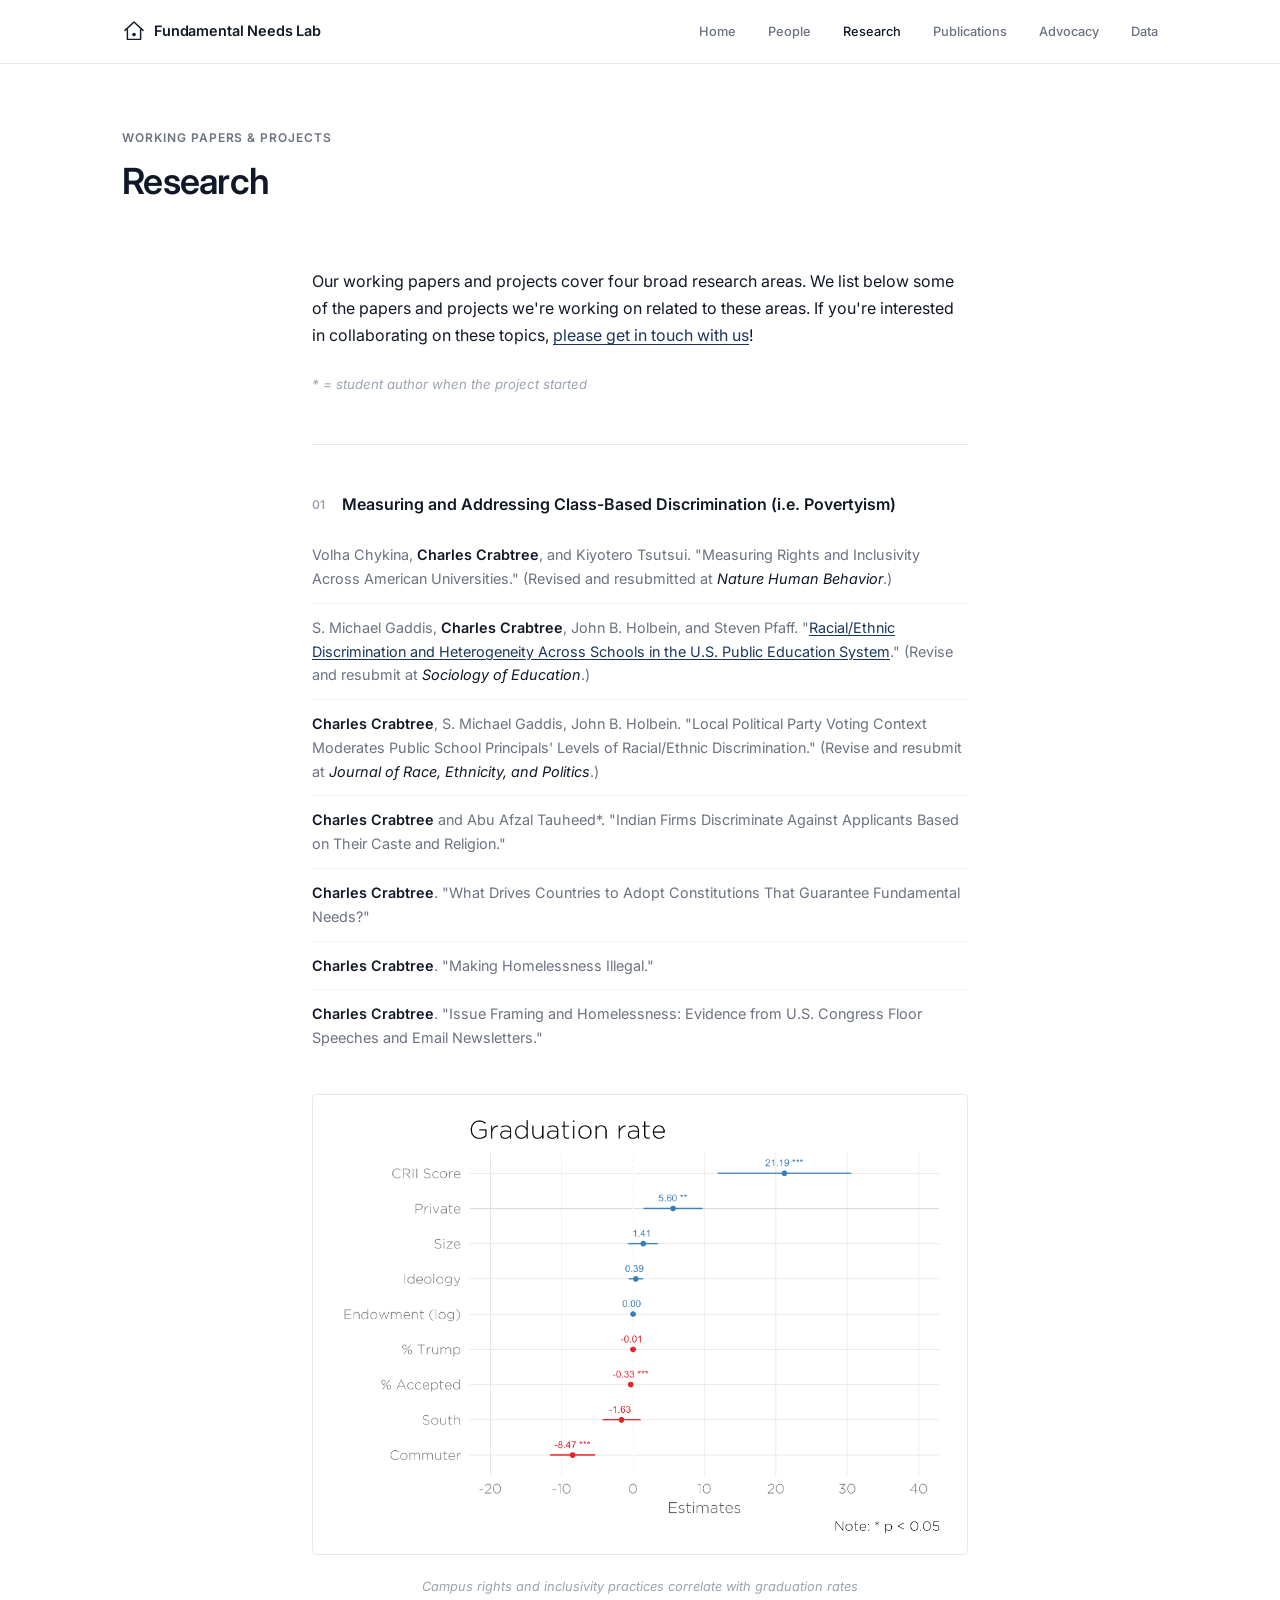
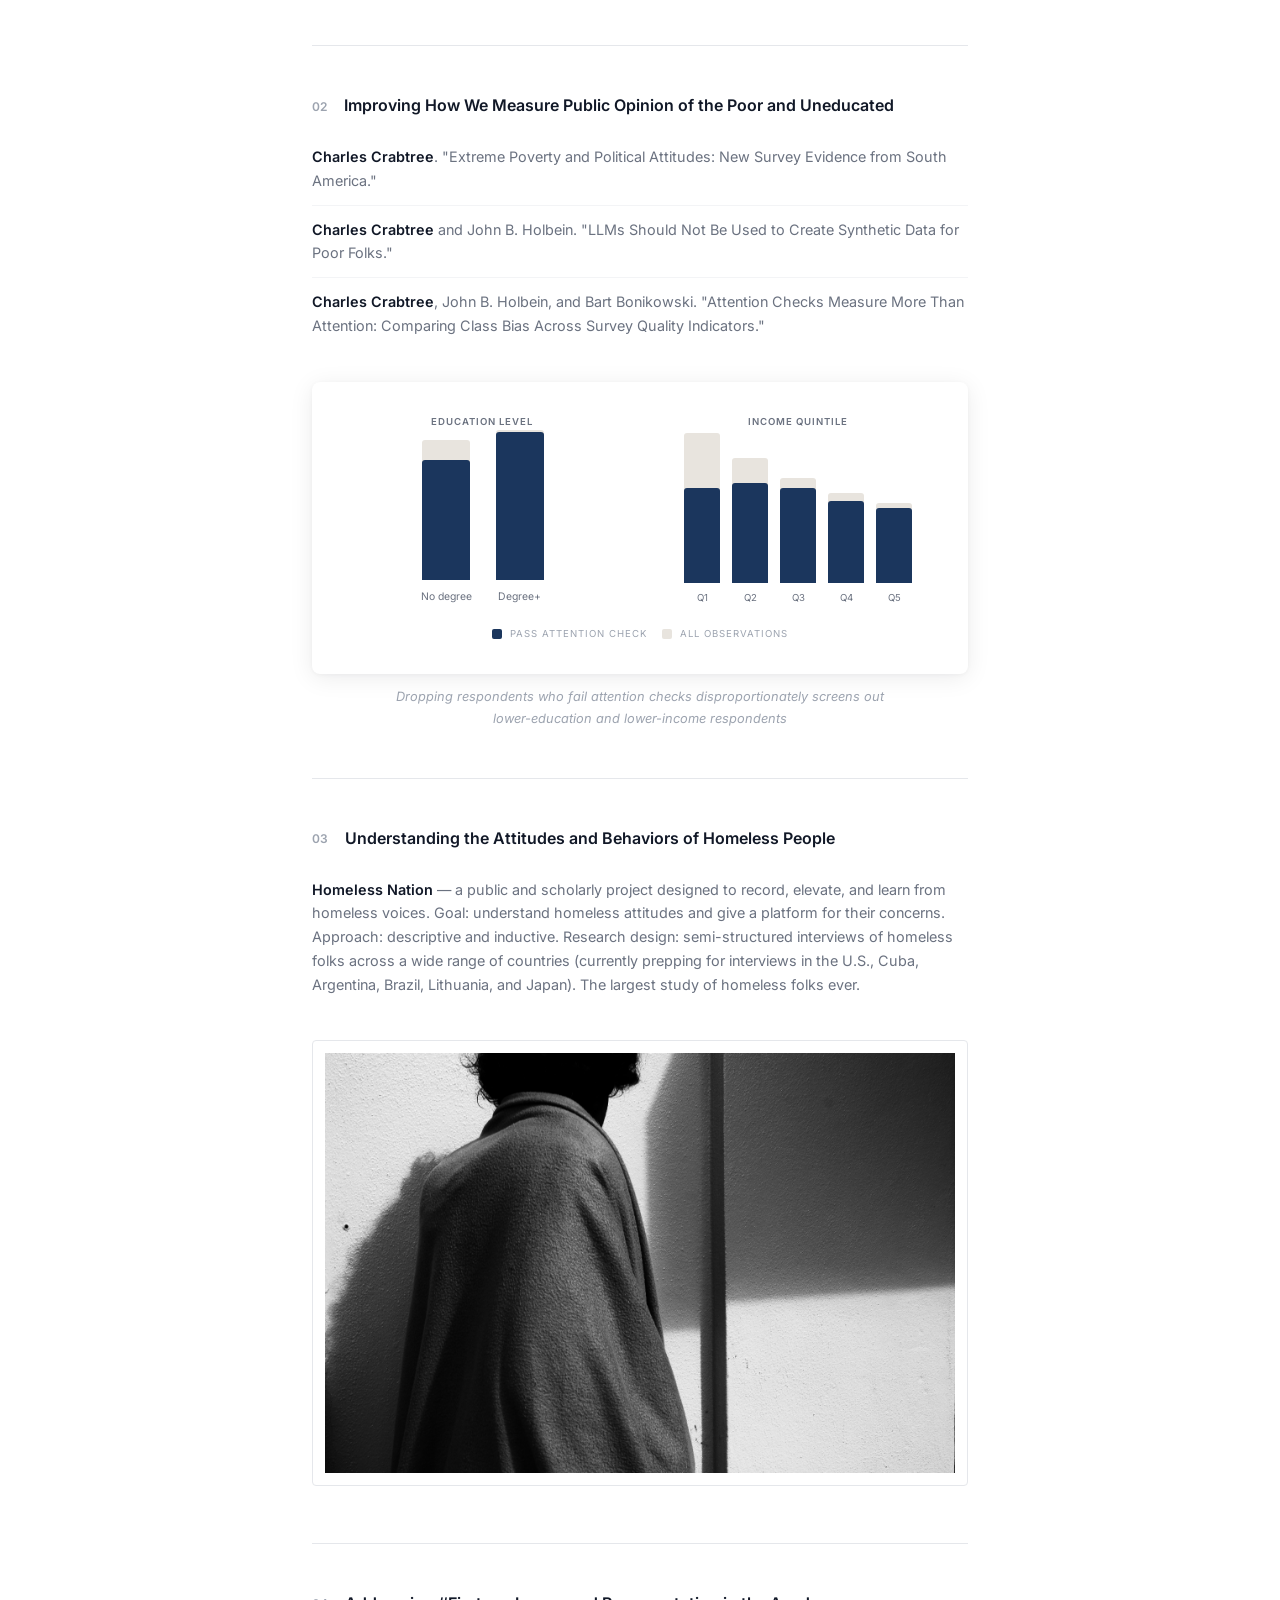
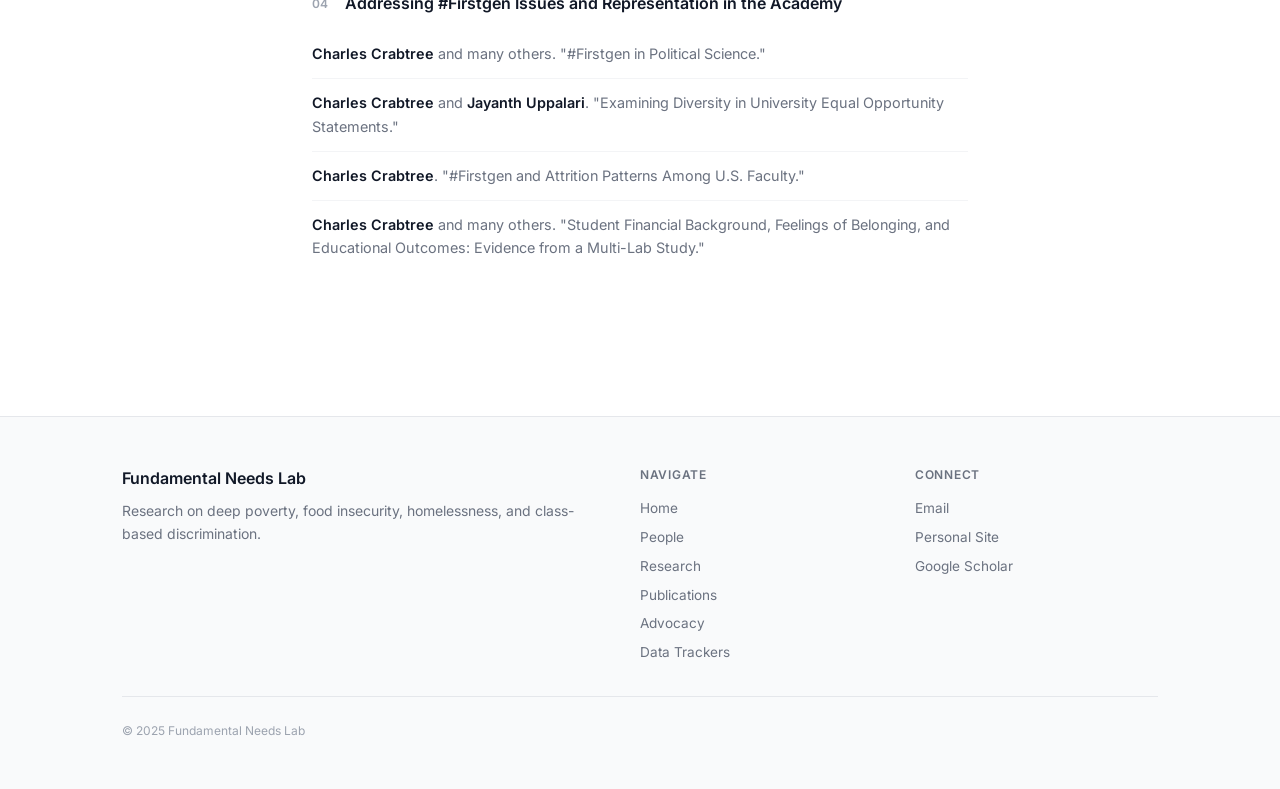
<file: research.html>
<!DOCTYPE html>
<html lang="en">
<head>
    <meta charset="UTF-8">
    <meta name="viewport" content="width=device-width, initial-scale=1.0">
    <title>Research — Fundamental Needs Lab</title>
    <meta name="description" content="Working papers and projects across four research areas at the Fundamental Needs Lab.">
    <link rel="icon" type="image/svg+xml" href="images/favicon.svg">
    <link rel="preconnect" href="https://fonts.googleapis.com">
    <link rel="preconnect" href="https://fonts.gstatic.com" crossorigin>
    <link href="https://fonts.googleapis.com/css2?family=Inter:wght@400;500;600;700&display=swap" rel="stylesheet">
    <link rel="stylesheet" href="styles.css?v=6">
</head>
<body>

    <nav class="nav nav--solid"><div class="nav-inner">
        <a href="index.html" class="nav-logo"><svg class="nav-logo-mark" width="24" height="24" viewBox="0 0 40 40" fill="none"><path d="M5 19L20 5l15 14" stroke="currentColor" stroke-width="2.4" stroke-linecap="round" stroke-linejoin="round"/><path d="M9 18v16h22V18" stroke="currentColor" stroke-width="2.4" stroke-linecap="round" stroke-linejoin="round"/><circle cx="20" cy="26" r="3" fill="currentColor"/></svg> Fundamental Needs Lab</a>
        <div class="nav-links">
            <a href="index.html" class="nav-link">Home</a>
            <a href="people.html" class="nav-link">People</a>
            <a href="research.html" class="nav-link">Research</a>
            <a href="publications.html" class="nav-link">Publications</a>
            <a href="advocacy.html" class="nav-link">Advocacy</a>
            <a href="data.html" class="nav-link">Data</a>
        </div>
        <button class="nav-toggle" aria-label="Toggle navigation"><span></span><span></span><span></span></button>
    </div></nav>
    <div class="mobile-menu" aria-hidden="true">
        <button class="mobile-menu-close" aria-label="Close menu"><svg width="28" height="28" viewBox="0 0 24 24" fill="none" stroke="currentColor" stroke-width="2"><path d="M18 6L6 18M6 6l12 12"/></svg></button>
        <a href="index.html">Home</a><a href="people.html">People</a><a href="research.html">Research</a><a href="publications.html">Publications</a><a href="advocacy.html">Advocacy</a><a href="data.html">Data</a>
    </div>

    <!-- Page Hero -->
    <div class="page-hero mc-container">
        <div class="fade-in">
            <p class="editorial-label">Working Papers & Projects</p>
            <h1 class="editorial-headline">Research</h1>
        </div>
    </div>

    <!-- Research Content -->
    <section class="section-light" style="padding-top: 2rem;">
        <div class="mc-narrow">
            <div class="fade-in">
                <p class="editorial-body" style="margin-bottom: 1.5rem;">Our working papers and projects cover four broad research areas. We list below some of the papers and projects we're working on related to these areas. If you're interested in collaborating on these topics, <a href="mailto:charles.crabtree@monash.edu">please get in touch with us</a>!</p>
                <p class="note">* = student author when the project started</p>
            </div>

            <hr class="editorial-rule fade-in" style="margin: 3rem 0;">

            <!-- Area 1 -->
            <div class="research-area fade-in">
                <div class="research-num">
                    <span class="research-num-digit">01</span>
                    <span class="research-num-title">Measuring and Addressing Class-Based Discrimination (i.e. Povertyism)</span>
                </div>
                <ul class="paper-list">
                    <li>Volha Chykina, <strong>Charles Crabtree</strong>, and Kiyotero Tsutsui. "Measuring Rights and Inclusivity Across American Universities." (Revised and resubmitted at <em>Nature Human Behavior</em>.)</li>
                    <li>S. Michael Gaddis, <strong>Charles Crabtree</strong>, John B. Holbein, and Steven Pfaff. "<a href="https://papers.ssrn.com/sol3/papers.cfm?abstract_id=4725007">Racial/Ethnic Discrimination and Heterogeneity Across Schools in the U.S. Public Education System</a>." (Revise and resubmit at <em>Sociology of Education</em>.)</li>
                    <li><strong>Charles Crabtree</strong>, S. Michael Gaddis, John B. Holbein. "Local Political Party Voting Context Moderates Public School Principals' Levels of Racial/Ethnic Discrimination." (Revise and resubmit at <em>Journal of Race, Ethnicity, and Politics</em>.)</li>
                    <li><strong>Charles Crabtree</strong> and Abu Afzal Tauheed*. "Indian Firms Discriminate Against Applicants Based on Their Caste and Religion."</li>
                    <li><strong>Charles Crabtree</strong>. "What Drives Countries to Adopt Constitutions That Guarantee Fundamental Needs?"</li>
                    <li><strong>Charles Crabtree</strong>. "Making Homelessness Illegal."</li>
                    <li><strong>Charles Crabtree</strong>. "Issue Framing and Homelessness: Evidence from U.S. Congress Floor Speeches and Email Newsletters."</li>
                </ul>
                <figure class="research-figure">
                    <img src="images/research-campus-rights.png" alt="Campus rights and inclusivity practices correlate with graduation rates">
                    <figcaption>Campus rights and inclusivity practices correlate with graduation rates</figcaption>
                </figure>
            </div>

            <hr class="editorial-rule fade-in" style="margin: 3rem 0;">

            <!-- Area 2 -->
            <div class="research-area fade-in">
                <div class="research-num">
                    <span class="research-num-digit">02</span>
                    <span class="research-num-title">Improving How We Measure Public Opinion of the Poor and Uneducated</span>
                </div>
                <ul class="paper-list">
                    <li><strong>Charles Crabtree</strong>. "Extreme Poverty and Political Attitudes: New Survey Evidence from South America."</li>
                    <li><strong>Charles Crabtree</strong> and John B. Holbein. "LLMs Should Not Be Used to Create Synthetic Data for Poor Folks."</li>
                    <li><strong>Charles Crabtree</strong>, John B. Holbein, and Bart Bonikowski. "Attention Checks Measure More Than Attention: Comparing Class Bias Across Survey Quality Indicators."</li>
                </ul>
                <figure class="research-figure" style="padding: 0;">
                    <div style="background: #fff; border-radius: 8px; padding: 2rem; box-shadow: 0 4px 24px rgba(13,17,23,0.08), 0 1px 4px rgba(13,17,23,0.04);">
                        <div style="display: flex; gap: 2.5rem; justify-content: center; flex-wrap: wrap;">
                            <!-- Education panel -->
                            <div style="flex: 1; min-width: 200px; max-width: 280px;">
                                <p style="font-family: var(--font-sans); font-size: 0.6rem; font-weight: 600; letter-spacing: 0.1em; text-transform: uppercase; color: var(--text-secondary); margin-bottom: 1rem; text-align: center;">Education Level</p>
                                <div style="display: flex; align-items: flex-end; justify-content: center; gap: 1.5rem; height: 160px;">
                                    <div style="text-align: center;">
                                        <div style="display: flex; flex-direction: column; align-items: center; gap: 2px;">
                                            <div style="width: 48px; height: 140px; background: #e8e4de; border-radius: 3px 3px 0 0; position: relative;"><div style="position: absolute; bottom: 0; width: 100%; height: 120px; background: var(--accent); border-radius: 3px 3px 0 0;"></div></div>
                                        </div>
                                        <p style="font-size: 0.65rem; color: var(--text-secondary); margin-top: 0.5rem;">No degree</p>
                                    </div>
                                    <div style="text-align: center;">
                                        <div style="display: flex; flex-direction: column; align-items: center; gap: 2px;">
                                            <div style="width: 48px; height: 150px; background: #e8e4de; border-radius: 3px 3px 0 0; position: relative;"><div style="position: absolute; bottom: 0; width: 100%; height: 148px; background: var(--accent); border-radius: 3px 3px 0 0;"></div></div>
                                        </div>
                                        <p style="font-size: 0.65rem; color: var(--text-secondary); margin-top: 0.5rem;">Degree+</p>
                                    </div>
                                </div>
                            </div>
                            <!-- Income panel -->
                            <div style="flex: 1; min-width: 260px; max-width: 360px;">
                                <p style="font-family: var(--font-sans); font-size: 0.6rem; font-weight: 600; letter-spacing: 0.1em; text-transform: uppercase; color: var(--text-secondary); margin-bottom: 1rem; text-align: center;">Income Quintile</p>
                                <div style="display: flex; align-items: flex-end; justify-content: center; gap: 0.75rem; height: 160px;">
                                    <div style="text-align: center;"><div style="width: 36px; height: 150px; background: #e8e4de; border-radius: 3px 3px 0 0; position: relative;"><div style="position: absolute; bottom: 0; width: 100%; height: 95px; background: var(--accent); border-radius: 3px 3px 0 0;"></div></div><p style="font-size: 0.6rem; color: var(--text-secondary); margin-top: 0.4rem;">Q1</p></div>
                                    <div style="text-align: center;"><div style="width: 36px; height: 125px; background: #e8e4de; border-radius: 3px 3px 0 0; position: relative;"><div style="position: absolute; bottom: 0; width: 100%; height: 100px; background: var(--accent); border-radius: 3px 3px 0 0;"></div></div><p style="font-size: 0.6rem; color: var(--text-secondary); margin-top: 0.4rem;">Q2</p></div>
                                    <div style="text-align: center;"><div style="width: 36px; height: 105px; background: #e8e4de; border-radius: 3px 3px 0 0; position: relative;"><div style="position: absolute; bottom: 0; width: 100%; height: 95px; background: var(--accent); border-radius: 3px 3px 0 0;"></div></div><p style="font-size: 0.6rem; color: var(--text-secondary); margin-top: 0.4rem;">Q3</p></div>
                                    <div style="text-align: center;"><div style="width: 36px; height: 90px; background: #e8e4de; border-radius: 3px 3px 0 0; position: relative;"><div style="position: absolute; bottom: 0; width: 100%; height: 82px; background: var(--accent); border-radius: 3px 3px 0 0;"></div></div><p style="font-size: 0.6rem; color: var(--text-secondary); margin-top: 0.4rem;">Q4</p></div>
                                    <div style="text-align: center;"><div style="width: 36px; height: 80px; background: #e8e4de; border-radius: 3px 3px 0 0; position: relative;"><div style="position: absolute; bottom: 0; width: 100%; height: 75px; background: var(--accent); border-radius: 3px 3px 0 0;"></div></div><p style="font-size: 0.6rem; color: var(--text-secondary); margin-top: 0.4rem;">Q5</p></div>
                                </div>
                            </div>
                        </div>
                        <p style="text-align: center; margin-top: 1.25rem; font-family: var(--font-sans); font-size: 0.6rem; letter-spacing: 0.1em; text-transform: uppercase; color: var(--text-tertiary);">
                            <span style="display: inline-block; width: 10px; height: 10px; border-radius: 2px; background: var(--accent); vertical-align: middle; margin-right: 4px;"></span> Pass attention check
                            &nbsp;&nbsp;
                            <span style="display: inline-block; width: 10px; height: 10px; border-radius: 2px; background: #e8e4de; vertical-align: middle; margin-right: 4px;"></span> All observations
                        </p>
                    </div>
                    <figcaption>Dropping respondents who fail attention checks disproportionately screens out lower-education and lower-income respondents</figcaption>
                </figure>
            </div>

            <hr class="editorial-rule fade-in" style="margin: 3rem 0;">

            <!-- Area 3 -->
            <div class="research-area fade-in">
                <div class="research-num">
                    <span class="research-num-digit">03</span>
                    <span class="research-num-title">Understanding the Attitudes and Behaviors of Homeless People</span>
                </div>
                <ul class="paper-list">
                    <li><strong>Homeless Nation</strong> — a public and scholarly project designed to record, elevate, and learn from homeless voices. Goal: understand homeless attitudes and give a platform for their concerns. Approach: descriptive and inductive. Research design: semi-structured interviews of homeless folks across a wide range of countries (currently prepping for interviews in the U.S., Cuba, Argentina, Brazil, Lithuania, and Japan). The largest study of homeless folks ever.</li>
                </ul>
                <figure class="research-figure">
                    <img src="images/research-homeless-photo.jpg" alt="Homelessness research fieldwork">
                </figure>
            </div>

            <hr class="editorial-rule fade-in" style="margin: 3rem 0;">

            <!-- Area 4 -->
            <div class="research-area fade-in">
                <div class="research-num">
                    <span class="research-num-digit">04</span>
                    <span class="research-num-title">Addressing #Firstgen Issues and Representation in the Academy</span>
                </div>
                <ul class="paper-list">
                    <li><strong>Charles Crabtree</strong> and many others. "#Firstgen in Political Science."</li>
                    <li><strong>Charles Crabtree</strong> and <strong>Jayanth Uppalari</strong>. "Examining Diversity in University Equal Opportunity Statements."</li>
                    <li><strong>Charles Crabtree</strong>. "#Firstgen and Attrition Patterns Among U.S. Faculty."</li>
                    <li><strong>Charles Crabtree</strong> and many others. "Student Financial Background, Feelings of Belonging, and Educational Outcomes: Evidence from a Multi-Lab Study."</li>
                </ul>
            </div>
        </div>
    </section>

    <!-- Footer -->
    <footer class="footer"><div class="footer-inner">
        <div class="footer-grid">
            <div class="footer-brand-block"><h3>Fundamental Needs Lab</h3><p>Research on deep poverty, food insecurity, homelessness, and class-based discrimination.</p></div>
            <div><p class="footer-section-label">Navigate</p><div class="footer-links"><a href="index.html">Home</a><a href="people.html">People</a><a href="research.html">Research</a><a href="publications.html">Publications</a><a href="advocacy.html">Advocacy</a><a href="data.html">Data Trackers</a></div></div>
            <div><p class="footer-section-label">Connect</p><div class="footer-links"><a href="mailto:charles.crabtree@monash.edu">Email</a><a href="https://charlescrabtree.org" target="_blank">Personal Site</a><a href="https://scholar.google.com/citations?user=FJHX9LAAAAAJ&hl=en" target="_blank">Google Scholar</a></div></div>
        </div>
        <hr class="footer-divider"><div class="footer-bottom"><p>&copy; 2025 Fundamental Needs Lab</p></div>
    </div></footer>
    <script src="script.js?v=6"></script>
</body>
</html>
</file>
<file: styles.css>
/* ========================================
   Fundamental Needs Lab — Minimal Design System
   ======================================== */

:root {
    --text: #111827;
    --text-secondary: #6b7280;
    --text-tertiary: #9ca3af;
    --bg: #ffffff;
    --bg-alt: #f9fafb;
    --accent: #1b365d;
    --accent-hover: #142a4a;
    --border: #e5e7eb;
    --border-light: #f3f4f6;
    --white: #ffffff;

    --font-sans: 'Inter', system-ui, -apple-system, sans-serif;

    --max-width: 1100px;
    --narrow-width: 720px;
    --nav-height: 64px;
}

/* ========================================
   Reset & Base
   ======================================== */
*, *::before, *::after { box-sizing: border-box; margin: 0; padding: 0; }
html {
    font-size: 16px;
    scroll-behavior: smooth;
    -webkit-font-smoothing: antialiased;
    -moz-osx-font-smoothing: grayscale;
}

body {
    font-family: var(--font-sans);
    font-size: 1rem;
    line-height: 1.7;
    color: var(--text);
    background: var(--bg);
}

::selection {
    background: var(--accent);
    color: var(--white);
}

a {
    color: inherit;
    text-decoration: none;
    transition: color 0.15s ease;
}

*:focus-visible {
    outline: 2px solid var(--accent);
    outline-offset: 2px;
}

img { max-width: 100%; height: auto; }

/* ========================================
   Typography
   ======================================== */
.editorial-display {
    font-size: clamp(2rem, 4.5vw, 3.5rem);
    font-weight: 700;
    line-height: 1.1;
    letter-spacing: -0.03em;
    color: var(--text);
}

.editorial-headline {
    font-size: clamp(1.5rem, 3vw, 2.25rem);
    font-weight: 600;
    line-height: 1.2;
    letter-spacing: -0.02em;
    color: var(--text);
}

.editorial-subhead {
    font-size: clamp(1.1rem, 2vw, 1.35rem);
    font-weight: 400;
    line-height: 1.6;
    color: var(--text-secondary);
}

.editorial-body {
    font-size: 1rem;
    line-height: 1.7;
    color: var(--text);
}

.editorial-body-lg {
    font-size: 1.125rem;
    line-height: 1.7;
    color: var(--text);
}

.editorial-label {
    font-size: 0.75rem;
    font-weight: 600;
    letter-spacing: 0.08em;
    text-transform: uppercase;
    color: var(--text-secondary);
}

.editorial-caption {
    font-size: 0.875rem;
    line-height: 1.5;
    color: var(--text-secondary);
}

/* Inline links in body text */
.editorial-body a,
.editorial-body-lg a,
.prose-content a {
    color: var(--accent);
    text-decoration: underline;
    text-underline-offset: 3px;
    text-decoration-thickness: 1px;
    transition: color 0.15s ease;
}
.editorial-body a:hover,
.editorial-body-lg a:hover,
.prose-content a:hover {
    color: var(--accent-hover);
}

/* Unused legacy classes — kept for markup compatibility */
.editorial-mega { font-size: clamp(2.5rem, 8vw, 5rem); font-weight: 700; line-height: 0.95; letter-spacing: -0.04em; }
.editorial-rule-accent { display: none; }

/* ========================================
   Dividers
   ======================================== */
.editorial-rule {
    border: none;
    height: 1px;
    background: var(--border);
}

/* ========================================
   Containers
   ======================================== */
.mc-container {
    max-width: var(--max-width);
    margin-left: auto;
    margin-right: auto;
    padding-left: 2rem;
    padding-right: 2rem;
}

.mc-narrow {
    max-width: var(--narrow-width);
    margin-left: auto;
    margin-right: auto;
    padding-left: 2rem;
    padding-right: 2rem;
}

@media (max-width: 640px) {
    .mc-container, .mc-narrow {
        padding-left: 1.25rem;
        padding-right: 1.25rem;
    }
}

/* ========================================
   Navigation
   ======================================== */
.nav {
    position: fixed;
    top: 0; left: 0; right: 0;
    z-index: 1000;
    height: var(--nav-height);
    transition: background 0.2s ease, box-shadow 0.2s ease;
}

.nav--transparent {
    background: transparent;
}

.nav--solid {
    background: rgba(255, 255, 255, 0.95);
    backdrop-filter: blur(8px);
    -webkit-backdrop-filter: blur(8px);
    border-bottom: 1px solid var(--border);
}

.nav-inner {
    max-width: var(--max-width);
    height: 100%;
    margin: 0 auto;
    padding: 0 2rem;
    display: flex;
    align-items: center;
    justify-content: space-between;
}

.nav-logo {
    font-size: 0.9rem;
    font-weight: 600;
    text-decoration: none;
    letter-spacing: -0.01em;
    display: flex;
    align-items: center;
    gap: 0.5rem;
}
.nav-logo-mark {
    flex-shrink: 0;
}

.nav--transparent .nav-logo { color: var(--white); }
.nav--solid .nav-logo { color: var(--text); }
.nav-logo:hover { opacity: 0.7; }

.nav-links {
    display: flex;
    gap: 2rem;
    align-items: center;
}

.nav-link {
    font-size: 0.8rem;
    font-weight: 500;
    text-decoration: none;
    transition: color 0.15s ease;
}

.nav--transparent .nav-link { color: rgba(255, 255, 255, 0.75); }
.nav--transparent .nav-link:hover,
.nav--transparent .nav-link.active { color: var(--white); }

.nav--solid .nav-link { color: var(--text-secondary); }
.nav--solid .nav-link:hover { color: var(--text); }
.nav--solid .nav-link.active { color: var(--text); }

.nav-toggle {
    display: none;
    flex-direction: column;
    gap: 5px;
    padding: 8px;
    background: none;
    border: none;
    cursor: pointer;
}
.nav-toggle span {
    display: block;
    width: 20px;
    height: 1.5px;
    transition: background 0.2s ease;
}
.nav--transparent .nav-toggle span { background: var(--white); }
.nav--solid .nav-toggle span { background: var(--text); }

/* Mobile menu */
.mobile-menu {
    position: fixed;
    inset: 0;
    z-index: 10000;
    background: var(--text);
    display: flex;
    flex-direction: column;
    justify-content: center;
    padding: 3rem;
    opacity: 0;
    visibility: hidden;
    transition: opacity 0.2s ease, visibility 0.2s ease;
}
.mobile-menu.open { opacity: 1; visibility: visible; }
.mobile-menu a {
    font-size: 1.75rem;
    font-weight: 600;
    color: var(--white);
    text-decoration: none;
    padding: 0.4rem 0;
    display: block;
    transition: opacity 0.15s ease;
}
.mobile-menu a:hover { opacity: 0.6; }

.mobile-menu-close {
    position: absolute;
    top: 1.5rem;
    right: 1.5rem;
    background: none;
    border: none;
    color: var(--white);
    cursor: pointer;
    padding: 8px;
}

@media (max-width: 768px) {
    .nav-links { display: none; }
    .nav-toggle { display: flex; }
    .nav-inner { padding: 0 1.25rem; }
}

/* ========================================
   Hero (Homepage)
   ======================================== */
.hero-photo {
    position: relative;
    min-height: 80vh;
    display: flex;
    align-items: center;
    justify-content: center;
    overflow: hidden;
    text-align: center;
    background: var(--text);
}

.hero-slide {
    position: absolute;
    inset: 0;
    background-size: cover;
    background-position: center;
    opacity: 0;
    transition: opacity 1.2s ease;
}
.hero-slide.active { opacity: 1; }

.hero-photo::after {
    content: '';
    position: absolute;
    inset: 0;
    background: rgba(17, 24, 39, 0.65);
    z-index: 1;
}

.hero-photo .mc-container {
    position: relative;
    z-index: 2;
}

.hero-photo h1 {
    font-size: clamp(2.25rem, 5vw, 4rem);
    font-weight: 700;
    letter-spacing: -0.03em;
    line-height: 1.1;
    color: var(--white);
    margin-bottom: 1.25rem;
}

.hero-photo p {
    font-size: 1.05rem;
    color: rgba(255, 255, 255, 0.8);
    max-width: 520px;
    margin: 0 auto 2rem;
    line-height: 1.7;
}

.hero-indicators {
    position: absolute;
    bottom: 2rem;
    left: 50%;
    transform: translateX(-50%);
    z-index: 3;
    display: flex;
    gap: 0.5rem;
}
.hero-dot {
    width: 6px;
    height: 6px;
    border-radius: 50%;
    background: rgba(255, 255, 255, 0.3);
    border: none;
    cursor: pointer;
    transition: background 0.3s ease;
    padding: 0;
}
.hero-dot.active { background: var(--white); }

.hero-credit {
    position: absolute;
    bottom: 2rem;
    right: 2rem;
    z-index: 3;
    font-size: 0.6rem;
    color: rgba(255, 255, 255, 0.3);
    letter-spacing: 0.03em;
}

/* ========================================
   Buttons
   ======================================== */
.btn-primary {
    display: inline-flex;
    align-items: center;
    gap: 0.4rem;
    padding: 0.75rem 1.5rem;
    background: var(--accent);
    color: var(--white);
    font-family: var(--font-sans);
    font-weight: 500;
    font-size: 0.85rem;
    letter-spacing: 0.01em;
    text-decoration: none;
    border: none;
    border-radius: 4px;
    cursor: pointer;
    transition: background 0.15s ease;
}
.btn-primary:hover { background: var(--accent-hover); color: var(--white); }

.btn-outline-light {
    display: inline-flex;
    align-items: center;
    gap: 0.4rem;
    padding: 0.75rem 1.5rem;
    background: transparent;
    color: var(--white);
    font-family: var(--font-sans);
    font-weight: 500;
    font-size: 0.85rem;
    letter-spacing: 0.01em;
    text-decoration: none;
    border: 1px solid rgba(255, 255, 255, 0.3);
    border-radius: 4px;
    cursor: pointer;
    transition: all 0.15s ease;
}
.btn-outline-light:hover { background: rgba(255, 255, 255, 0.1); color: var(--white); }

.btn-dark {
    display: inline-flex;
    align-items: center;
    gap: 0.4rem;
    padding: 0.75rem 1.5rem;
    background: var(--text);
    color: var(--white);
    font-family: var(--font-sans);
    font-weight: 500;
    font-size: 0.85rem;
    letter-spacing: 0.01em;
    text-decoration: none;
    border: none;
    border-radius: 4px;
    cursor: pointer;
    transition: background 0.15s ease;
}
.btn-dark:hover { background: #1f2937; color: var(--white); }

/* ========================================
   Sections
   ======================================== */
.section-light { padding: 5rem 0; }
.section-cream { padding: 5rem 0; background: var(--bg-alt); }
.section-dark { padding: 5rem 0; background: var(--text); color: var(--white); }

@media (min-width: 768px) {
    .section-light, .section-cream, .section-dark { padding: 6rem 0; }
}

/* Grid */
.grid-12 { display: grid; gap: 2.5rem; }
@media (min-width: 768px) {
    .grid-12 {
        grid-template-columns: repeat(12, 1fr);
        gap: 3rem;
    }
    .col-4 { grid-column: span 4; }
    .col-5 { grid-column: span 5; }
    .col-7 { grid-column: span 7; }
    .col-8 { grid-column: span 8; }
    .col-12 { grid-column: span 12; }
}

/* ========================================
   Inner Page Hero
   ======================================== */
.page-hero {
    padding-top: calc(var(--nav-height) + 4rem);
    padding-bottom: 2rem;
}

.page-hero .editorial-label { margin-bottom: 0.75rem; color: var(--text-secondary); }
.page-hero .editorial-headline { margin-bottom: 0; max-width: 600px; }

/* ========================================
   People
   ======================================== */
.people-grid {
    display: grid;
    grid-template-columns: repeat(auto-fill, minmax(280px, 1fr));
    gap: 1px;
    margin-top: 1.5rem;
    background: var(--border);
}

.person-card {
    text-align: left;
    padding: 2rem;
    background: var(--bg);
    transition: background 0.15s ease;
}
.person-card:hover { background: var(--bg-alt); }

.person-card img {
    width: 80px;
    height: 80px;
    object-fit: cover;
    border-radius: 50%;
    margin-bottom: 1rem;
    filter: grayscale(20%);
    transition: filter 0.2s ease;
}
.person-card:hover img { filter: grayscale(0%); }

.person-card h3 {
    font-size: 1rem;
    font-weight: 600;
    margin-bottom: 0.2rem;
    color: var(--text);
}

.person-card .role {
    font-size: 0.75rem;
    font-weight: 500;
    letter-spacing: 0.04em;
    text-transform: uppercase;
    color: var(--accent);
    margin-bottom: 0.75rem;
}

.person-card p {
    font-size: 0.875rem;
    line-height: 1.65;
    color: var(--text-secondary);
}

.alumni-label { margin-top: 4rem; margin-bottom: 1rem; }

/* ========================================
   Research & Papers
   ======================================== */
.research-area { margin-bottom: 3rem; }

.research-area h3 {
    font-size: 1rem;
    font-weight: 600;
    margin-bottom: 1rem;
    color: var(--text);
}

.paper-list { list-style: none; padding: 0; }
.paper-list li {
    padding: 0.75rem 0;
    border-bottom: 1px solid var(--border-light);
    font-size: 0.9rem;
    line-height: 1.65;
    color: var(--text-secondary);
}
.paper-list li:last-child { border-bottom: none; }
.paper-list li strong { color: var(--text); font-weight: 600; }
.paper-list li a {
    color: var(--accent);
    text-decoration: underline;
    text-underline-offset: 2px;
    text-decoration-thickness: 1px;
}
.paper-list li a:hover { color: var(--accent-hover); }
.paper-list li em { color: var(--text); }

.research-figure {
    margin: 2rem 0;
    text-align: center;
}
.research-figure img {
    max-width: 100%;
    border: 1px solid var(--border);
    border-radius: 4px;
    background: var(--white);
    padding: 0.75rem;
}
.research-figure figcaption {
    font-size: 0.8rem;
    color: var(--text-tertiary);
    margin-top: 0.75rem;
    font-style: italic;
    max-width: 500px;
    margin-left: auto;
    margin-right: auto;
}

/* Research area numerals */
.research-num {
    display: flex;
    align-items: flex-start;
    gap: 1rem;
    margin-bottom: 1rem;
}
.research-num-digit {
    font-size: 0.75rem;
    font-weight: 600;
    color: var(--text-tertiary);
    flex-shrink: 0;
    padding-top: 0.15rem;
    letter-spacing: 0.04em;
}
.research-num-title {
    font-size: 1rem;
    font-weight: 600;
    color: var(--text);
    line-height: 1.4;
}

/* ========================================
   Publications
   ======================================== */
.pub-entry { padding: 1.25rem 0; border-bottom: 1px solid var(--border-light); }
.pub-entry:last-child { border-bottom: none; }
.pub-entry p {
    font-size: 0.9rem;
    line-height: 1.65;
    color: var(--text-secondary);
    margin-bottom: 0.25rem;
}
.pub-entry p strong { color: var(--text); }
.pub-entry a {
    color: var(--accent);
    text-decoration: underline;
    text-underline-offset: 2px;
    text-decoration-thickness: 1px;
}
.pub-entry a:hover { color: var(--accent-hover); }
.pub-journal { font-style: italic; color: var(--text) !important; }
.pub-doi { font-size: 0.75rem !important; color: var(--text-tertiary) !important; }

/* ========================================
   Stats Banner
   ======================================== */
.stats-banner {
    display: grid;
    gap: 2rem;
}
@media (min-width: 768px) {
    .stats-banner { grid-template-columns: repeat(3, 1fr); gap: 3rem; }
}
.stat-item { text-align: center; }
.stat-number {
    font-size: clamp(2.5rem, 6vw, 4rem);
    font-weight: 700;
    line-height: 1;
    letter-spacing: -0.03em;
    margin-bottom: 0.5rem;
}
.stat-label {
    font-size: 0.75rem;
    font-weight: 500;
    letter-spacing: 0.04em;
    text-transform: uppercase;
    color: rgba(255, 255, 255, 0.5);
    line-height: 1.5;
}

/* ========================================
   Content Prose
   ======================================== */
.prose-content p {
    font-size: 1rem;
    line-height: 1.7;
    color: var(--text);
    margin-bottom: 1.25rem;
}
.prose-content strong { color: var(--text); font-weight: 600; }

.note {
    font-size: 0.825rem;
    color: var(--text-tertiary);
    font-style: italic;
    margin-bottom: 1.5rem;
}

/* ========================================
   Contact Card
   ======================================== */
.contact-card {
    border: 1px solid var(--border);
    border-radius: 4px;
    padding: 1.5rem;
    background: var(--white);
}
.contact-card p { font-size: 0.9rem; margin-bottom: 0.4rem; color: var(--text-secondary); }
.contact-card strong { color: var(--text); }
.contact-card a {
    color: var(--accent);
    text-decoration: underline;
    text-underline-offset: 2px;
}

/* ========================================
   Data Trackers
   ======================================== */
.tracker-tabs {
    display: flex;
    gap: 0;
    border-bottom: 1px solid var(--border);
    margin-bottom: 2.5rem;
}
.tracker-tab {
    padding: 0.75rem 1.25rem;
    font-size: 0.8rem;
    font-weight: 500;
    color: var(--text-tertiary);
    background: none;
    border: none;
    border-bottom: 2px solid transparent;
    margin-bottom: -1px;
    cursor: pointer;
    transition: color 0.15s ease;
}
.tracker-tab:hover { color: var(--text); }
.tracker-tab.active { color: var(--accent); border-bottom-color: var(--accent); }

.tracker-panel { display: none; }
.tracker-panel.active { display: block; }

.tracker-explainer {
    font-size: 0.95rem;
    line-height: 1.7;
    color: var(--text-secondary);
    margin-bottom: 1.5rem;
    max-width: 700px;
}

.map-container {
    width: 100%;
    height: 420px;
    border-radius: 4px;
    border: 1px solid var(--border);
    margin-bottom: 1.5rem;
    background: #e8eef4;
    overflow: hidden;
}

.map-legend {
    background: rgba(255, 255, 255, 0.95);
    backdrop-filter: blur(4px);
    padding: 8px 12px;
    border-radius: 4px;
    box-shadow: 0 1px 4px rgba(0, 0, 0, 0.08);
    line-height: 1;
}

.year-slider-wrap { display: flex; align-items: center; gap: 0.75rem; margin-bottom: 1.5rem; }
.year-slider-wrap label {
    font-size: 0.8rem;
    font-weight: 500;
    color: var(--text-secondary);
    white-space: nowrap;
}
.year-slider-wrap input[type="range"] { flex: 1; accent-color: var(--accent); }
.year-slider-wrap .year-value {
    font-size: 0.85rem;
    font-weight: 600;
    color: var(--accent);
    min-width: 3rem;
    text-align: center;
}

/* Collapsible data table */
.table-collapse { display: none; }
.table-collapse.open { display: block; }
.table-toggle {
    display: inline-flex;
    align-items: center;
    gap: 0.3rem;
    padding: 0.4rem 0.75rem;
    font-size: 0.8rem;
    font-weight: 500;
    color: var(--accent);
    background: none;
    border: 1px solid var(--border);
    border-radius: 4px;
    cursor: pointer;
    margin-bottom: 1.25rem;
    transition: border-color 0.15s ease;
}
.table-toggle:hover { border-color: var(--accent); }
.table-toggle .toggle-arrow {
    transition: transform 0.2s ease;
    font-size: 0.5rem;
}
.table-toggle.open .toggle-arrow { transform: rotate(180deg); }

.data-table-wrap { overflow-x: auto; margin-bottom: 1.5rem; }
.data-table { width: 100%; border-collapse: collapse; font-size: 0.85rem; }
.data-table th {
    text-align: left;
    padding: 0.6rem 0.75rem;
    border-bottom: 2px solid var(--border);
    font-size: 0.75rem;
    font-weight: 600;
    letter-spacing: 0.04em;
    text-transform: uppercase;
    color: var(--text-secondary);
    cursor: pointer;
    user-select: none;
    white-space: nowrap;
}
.data-table th:hover { color: var(--accent); }
.data-table th .sort-arrow { font-size: 0.6rem; margin-left: 0.2rem; }
.data-table td { padding: 0.5rem 0.75rem; border-bottom: 1px solid var(--border-light); color: var(--text-secondary); }
.data-table tr:hover td { background: var(--bg-alt); }

.table-search {
    width: 100%;
    max-width: 300px;
    padding: 0.5rem 0.75rem;
    border: 1px solid var(--border);
    border-radius: 4px;
    font-size: 0.85rem;
    font-family: var(--font-sans);
    margin-bottom: 1.25rem;
    background: var(--white);
    transition: border-color 0.15s ease;
}
.table-search:focus { outline: none; border-color: var(--accent); }

.caveats {
    border: 1px solid var(--border);
    border-left: 3px solid var(--accent);
    padding: 1.25rem 1.5rem;
    border-radius: 0 4px 4px 0;
    margin: 1.5rem 0;
    background: var(--bg-alt);
}
.caveats h4 {
    font-size: 0.75rem;
    font-weight: 600;
    letter-spacing: 0.06em;
    text-transform: uppercase;
    color: var(--accent);
    margin-bottom: 0.5rem;
}
.caveats p, .caveats ul { font-size: 0.85rem; line-height: 1.65; color: var(--text-secondary); margin-bottom: 0.4rem; }
.caveats ul { padding-left: 1.25rem; }
.caveats li { margin-bottom: 0.25rem; }
.caveats a { color: var(--accent); text-decoration: underline; text-underline-offset: 2px; }

.data-source { font-size: 0.8rem; color: var(--text-tertiary); margin-top: 1rem; }
.data-source a { color: var(--accent); text-decoration: underline; text-underline-offset: 2px; }

.loading { text-align: center; padding: 2.5rem; color: var(--text-tertiary); font-size: 0.9rem; }
.loading::after {
    content: '';
    display: block;
    width: 20px;
    height: 20px;
    margin: 0.75rem auto 0;
    border: 2px solid var(--border);
    border-top-color: var(--accent);
    border-radius: 50%;
    animation: spin 0.8s linear infinite;
}
@keyframes spin { to { transform: rotate(360deg); } }

.bar-chart { margin: 1.5rem 0; }
.bar-row { display: flex; align-items: center; margin-bottom: 0.4rem; font-size: 0.8rem; }
.bar-label {
    width: 150px; text-align: right; padding-right: 0.75rem;
    color: var(--text-secondary); white-space: nowrap; overflow: hidden;
    text-overflow: ellipsis; flex-shrink: 0;
}
.bar-track {
    flex: 1; height: 18px; background: var(--bg-alt);
    border: 1px solid var(--border-light); border-radius: 2px; overflow: hidden;
}
.bar-fill {
    height: 100%; background: var(--accent);
    border-radius: 2px; transition: width 0.4s ease; min-width: 2px;
}
.bar-value { width: 60px; padding-left: 0.5rem; color: var(--text-tertiary); font-size: 0.75rem; flex-shrink: 0; }

/* ========================================
   Footer
   ======================================== */
.footer {
    background: var(--bg-alt);
    color: var(--text);
    padding: 3rem 0;
    border-top: 1px solid var(--border);
}
.footer-inner {
    max-width: var(--max-width);
    margin: 0 auto;
    padding: 0 2rem;
}

.footer-grid {
    display: grid;
    grid-template-columns: 1fr;
    gap: 2rem;
    margin-bottom: 2rem;
}
@media (min-width: 768px) {
    .footer-grid { grid-template-columns: 2fr 1fr 1fr; }
}

.footer-brand-block h3 {
    font-size: 1rem;
    font-weight: 600;
    color: var(--text);
    margin-bottom: 0.5rem;
}
.footer-brand-block p {
    font-size: 0.875rem;
    line-height: 1.6;
    color: var(--text-secondary);
}

.footer-section-label {
    font-size: 0.75rem;
    font-weight: 600;
    letter-spacing: 0.06em;
    text-transform: uppercase;
    color: var(--text-secondary);
    margin-bottom: 0.75rem;
}

.footer-links { display: flex; flex-direction: column; gap: 0.35rem; }
.footer-links a {
    font-size: 0.85rem;
    color: var(--text-secondary);
    text-decoration: none;
    transition: color 0.15s ease;
}
.footer-links a:hover { color: var(--text); }

.footer-divider {
    border: none;
    height: 1px;
    background: var(--border);
    margin-bottom: 1.5rem;
}

.footer-bottom {
    display: flex;
    flex-direction: column;
    gap: 0.5rem;
    align-items: center;
    text-align: center;
    font-size: 0.75rem;
    color: var(--text-tertiary);
}
@media (min-width: 768px) {
    .footer-bottom { flex-direction: row; justify-content: space-between; text-align: left; }
}

/* ========================================
   Scroll Animations — Simple fade
   ======================================== */
.fade-in {
    opacity: 0;
    transform: translateY(8px);
    transition: opacity 0.2s ease, transform 0.2s ease;
}
.fade-in.visible {
    opacity: 1;
    transform: translateY(0);
}
@media (scripting: none) {
    .fade-in { opacity: 1; transform: none; }
}

.fade-in-d1 { transition-delay: 0.03s; }
.fade-in-d2 { transition-delay: 0.06s; }
.fade-in-d3 { transition-delay: 0.09s; }
.fade-in-d4 { transition-delay: 0.12s; }

/* ========================================
   Legacy — Hidden (grain, progress, etc.)
   ======================================== */
.grain-overlay { display: none; }
.scroll-progress { display: none; }
.hover-line::after { display: none; }

/* ========================================
   Responsive
   ======================================== */
@media (max-width: 768px) {
    .people-grid { grid-template-columns: 1fr; }
    .tracker-tabs { overflow-x: auto; }
    .tracker-tab { padding: 0.6rem 0.75rem; font-size: 0.75rem; white-space: nowrap; }
    .map-container { height: 280px; }
    .bar-label { width: 100px; font-size: 0.7rem; }
    .footer-inner { padding: 0 1.25rem; }
}

/* Ordered list styling for publications */
.pub-areas {
    margin: 1rem 0 1.5rem 1.5rem;
    color: var(--text-secondary);
    font-size: 0.9rem;
    line-height: 1.7;
}
.pub-areas li { margin-bottom: 0.2rem; }
</file>
